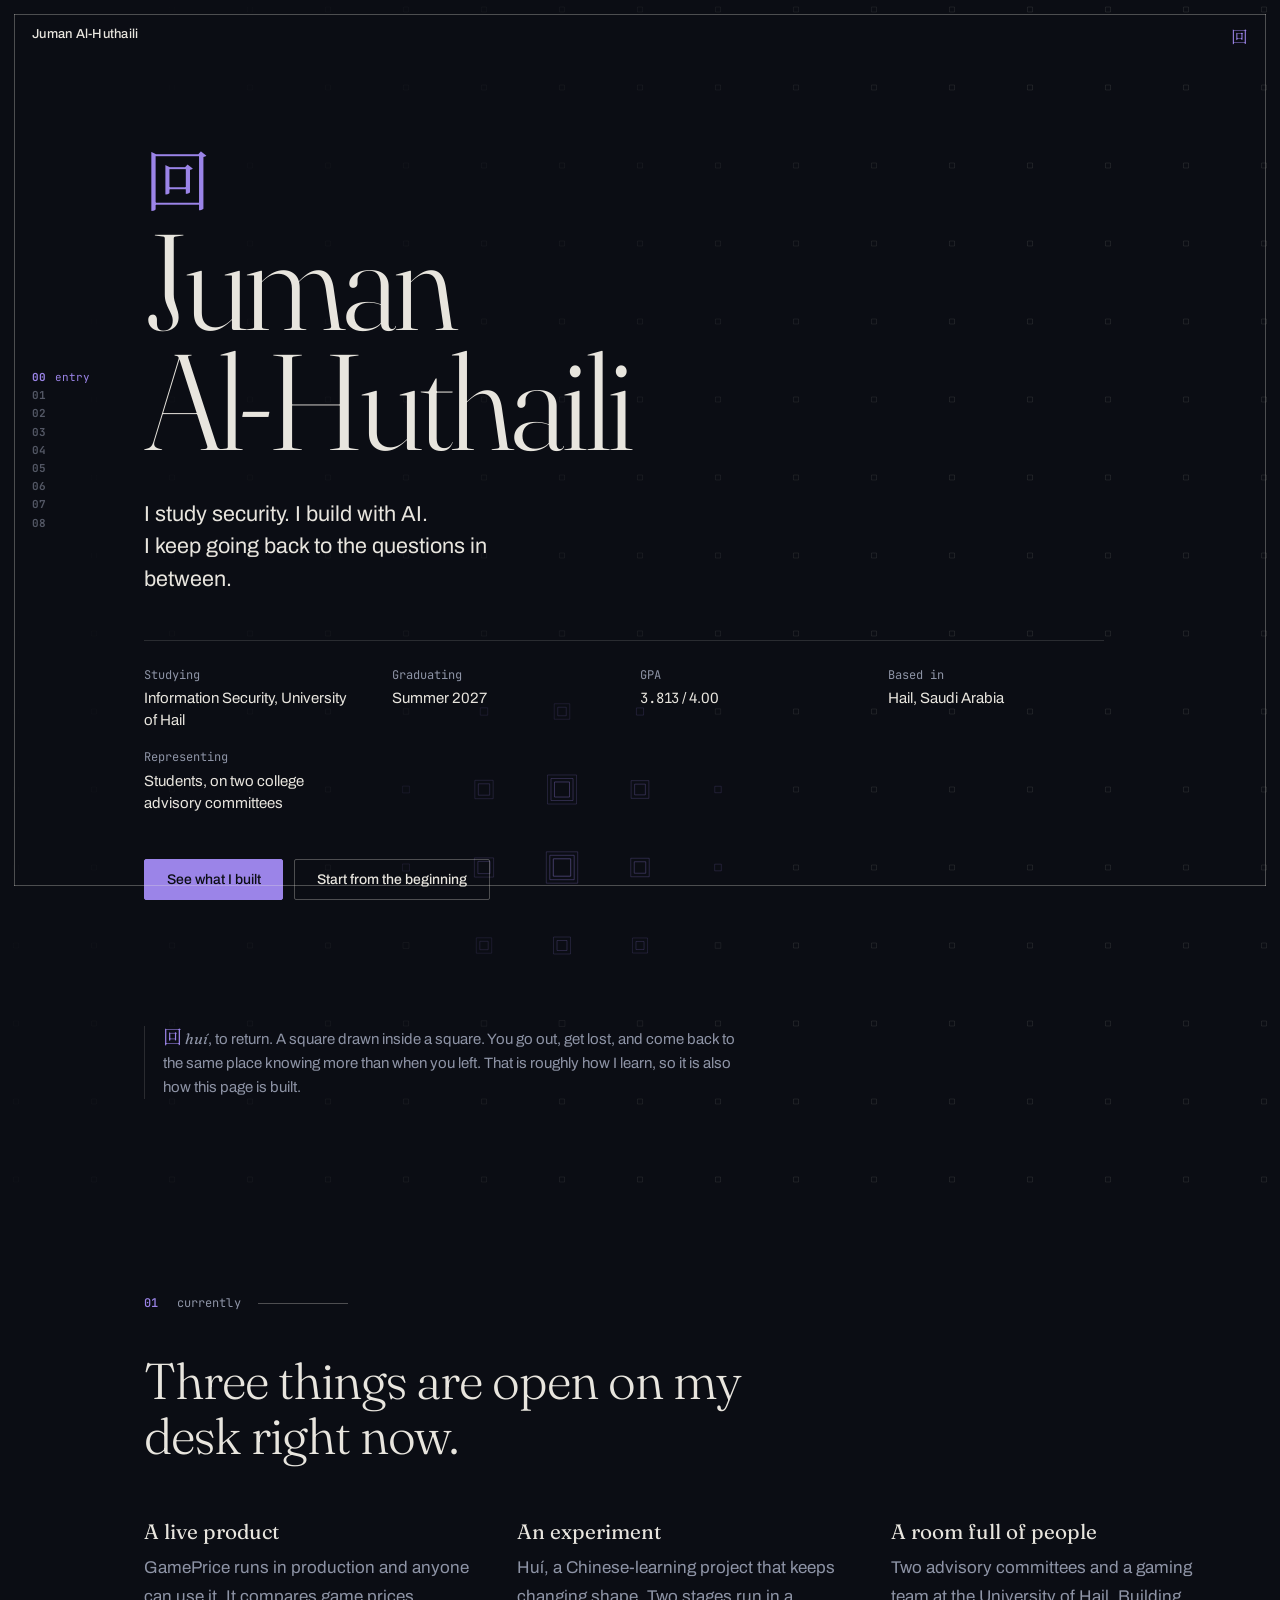
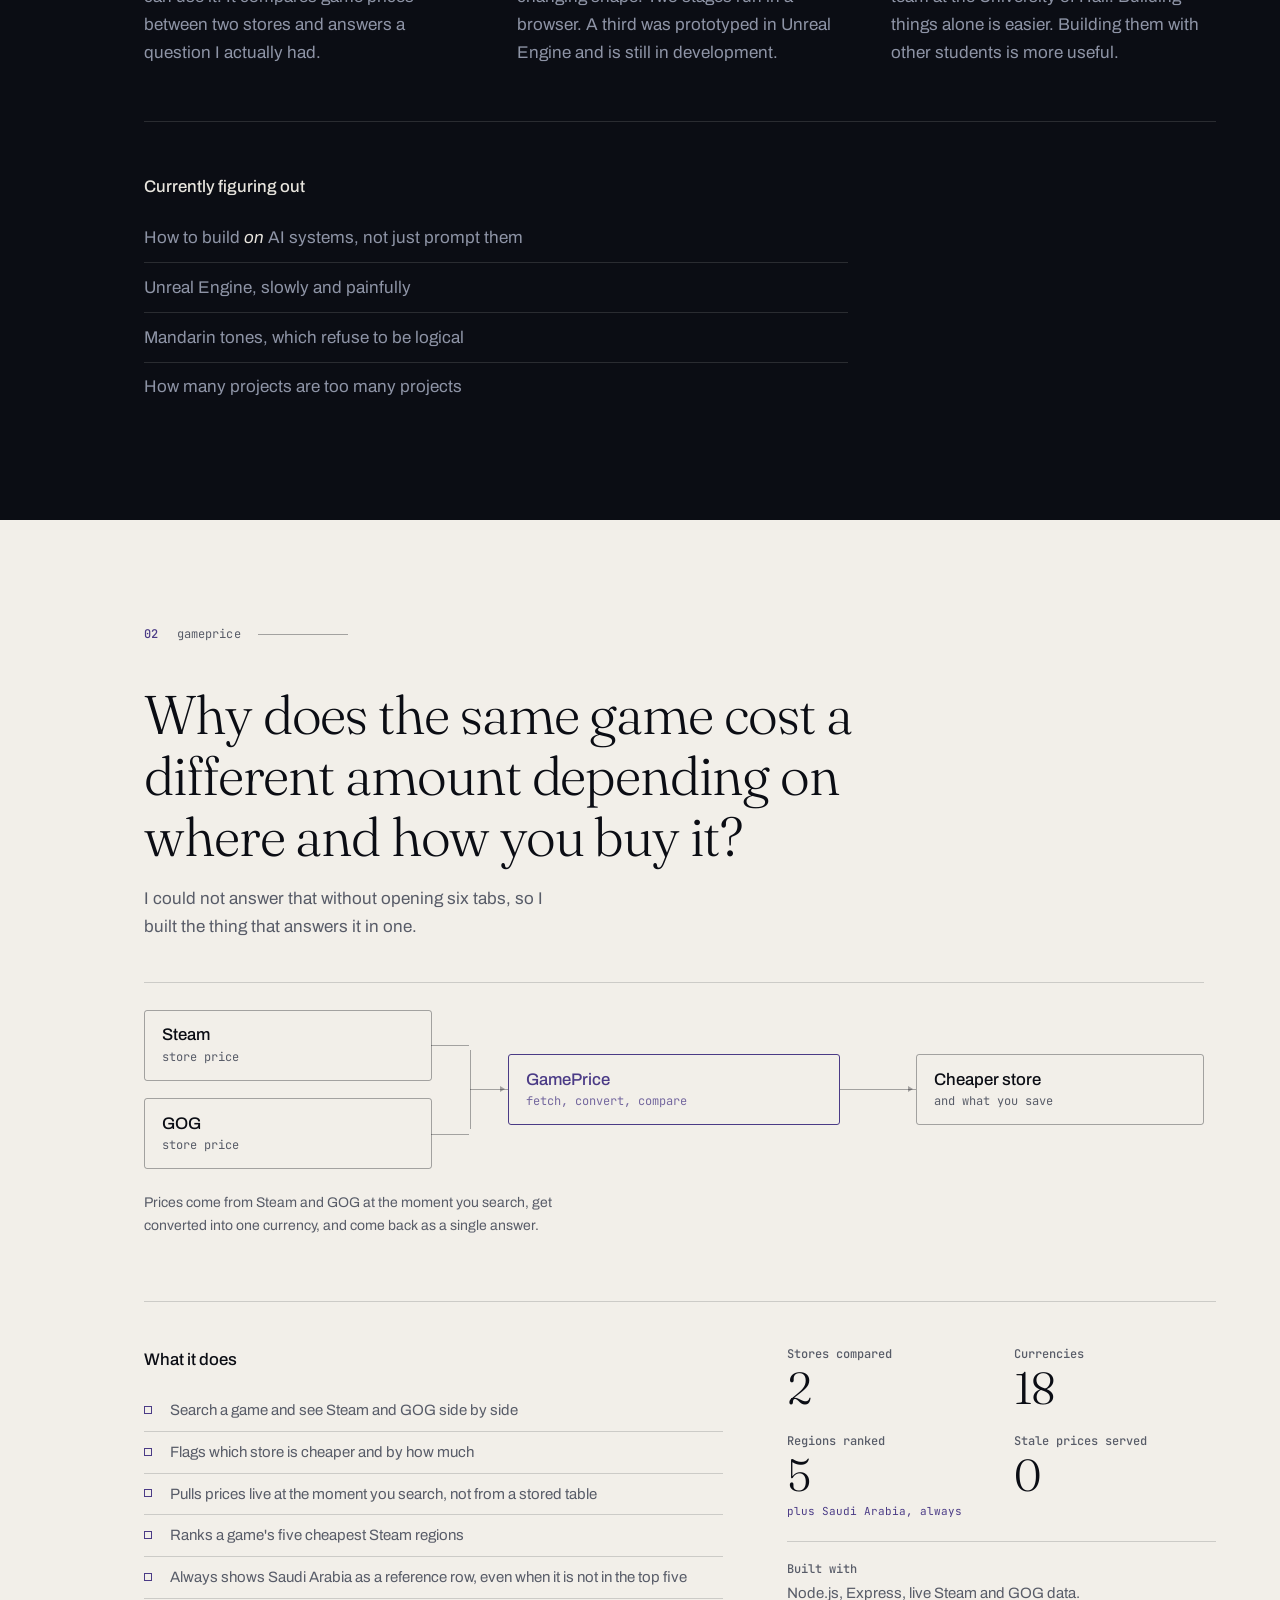
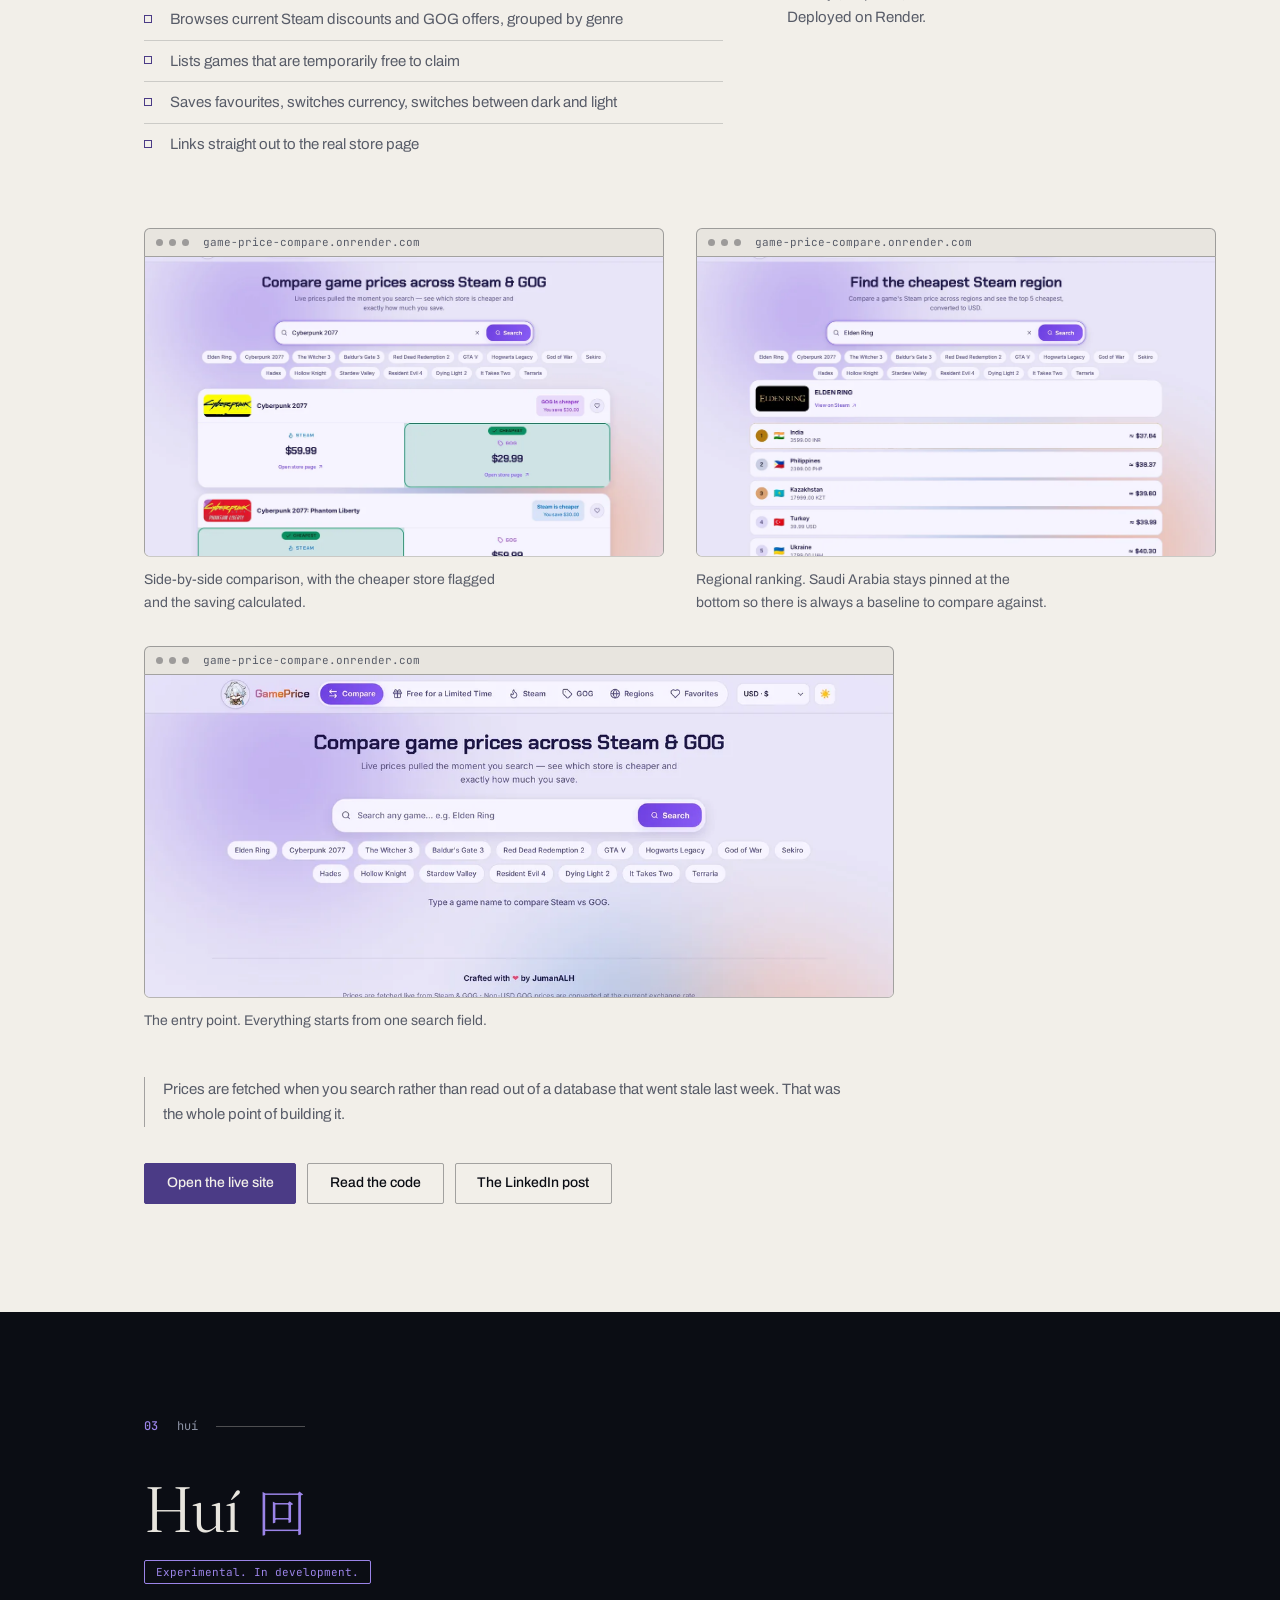
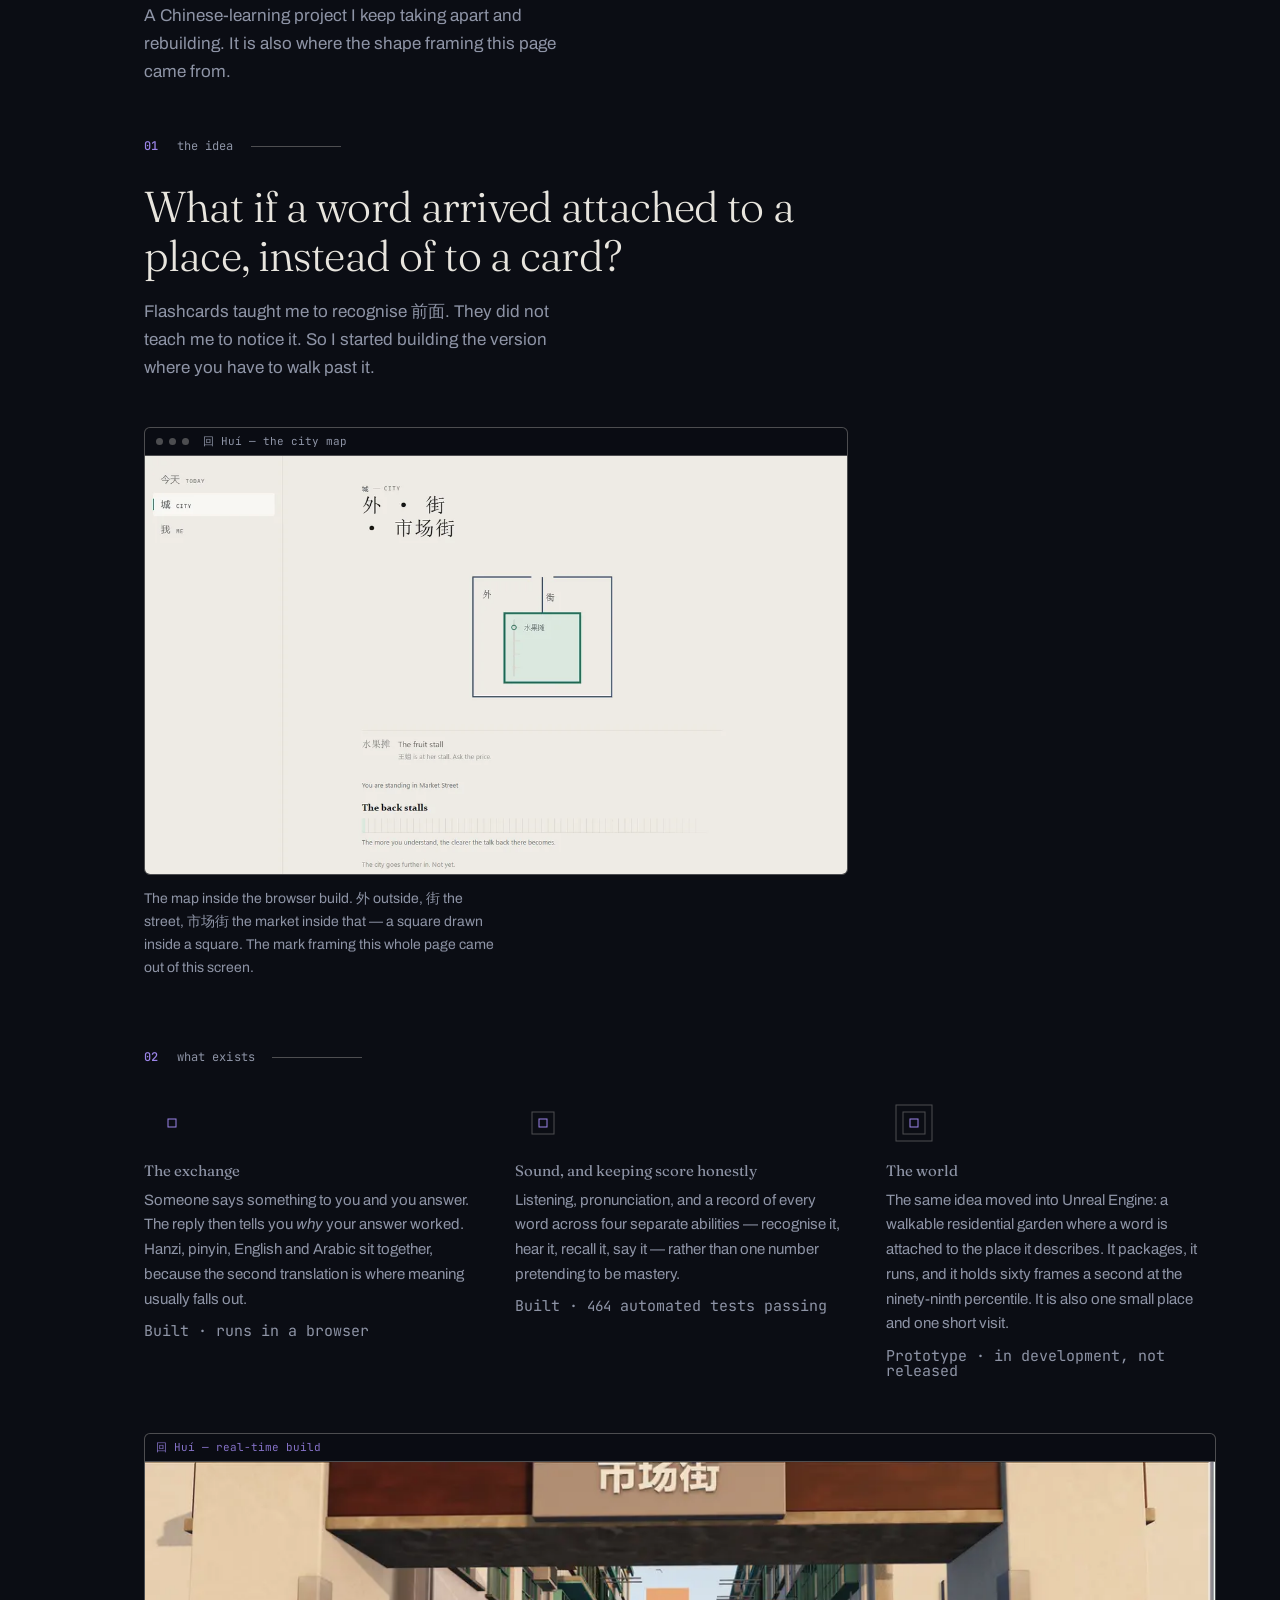
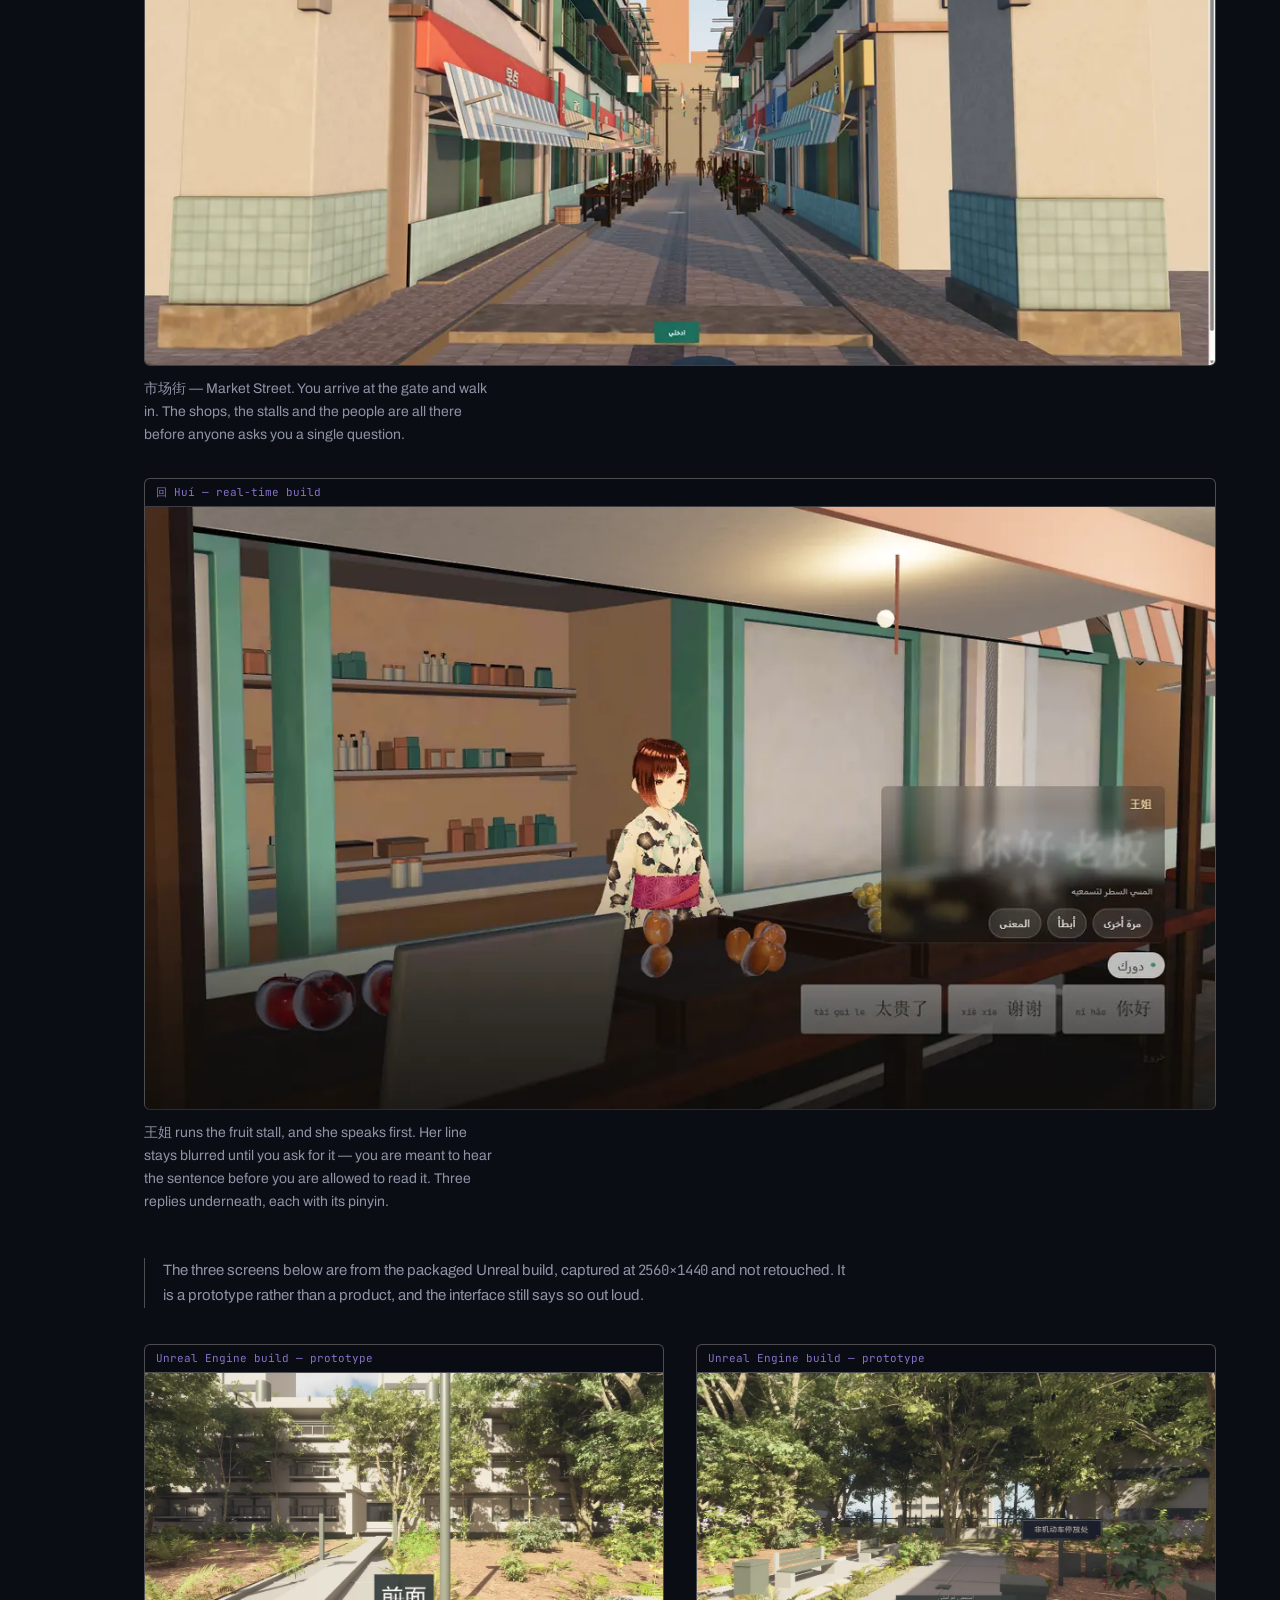
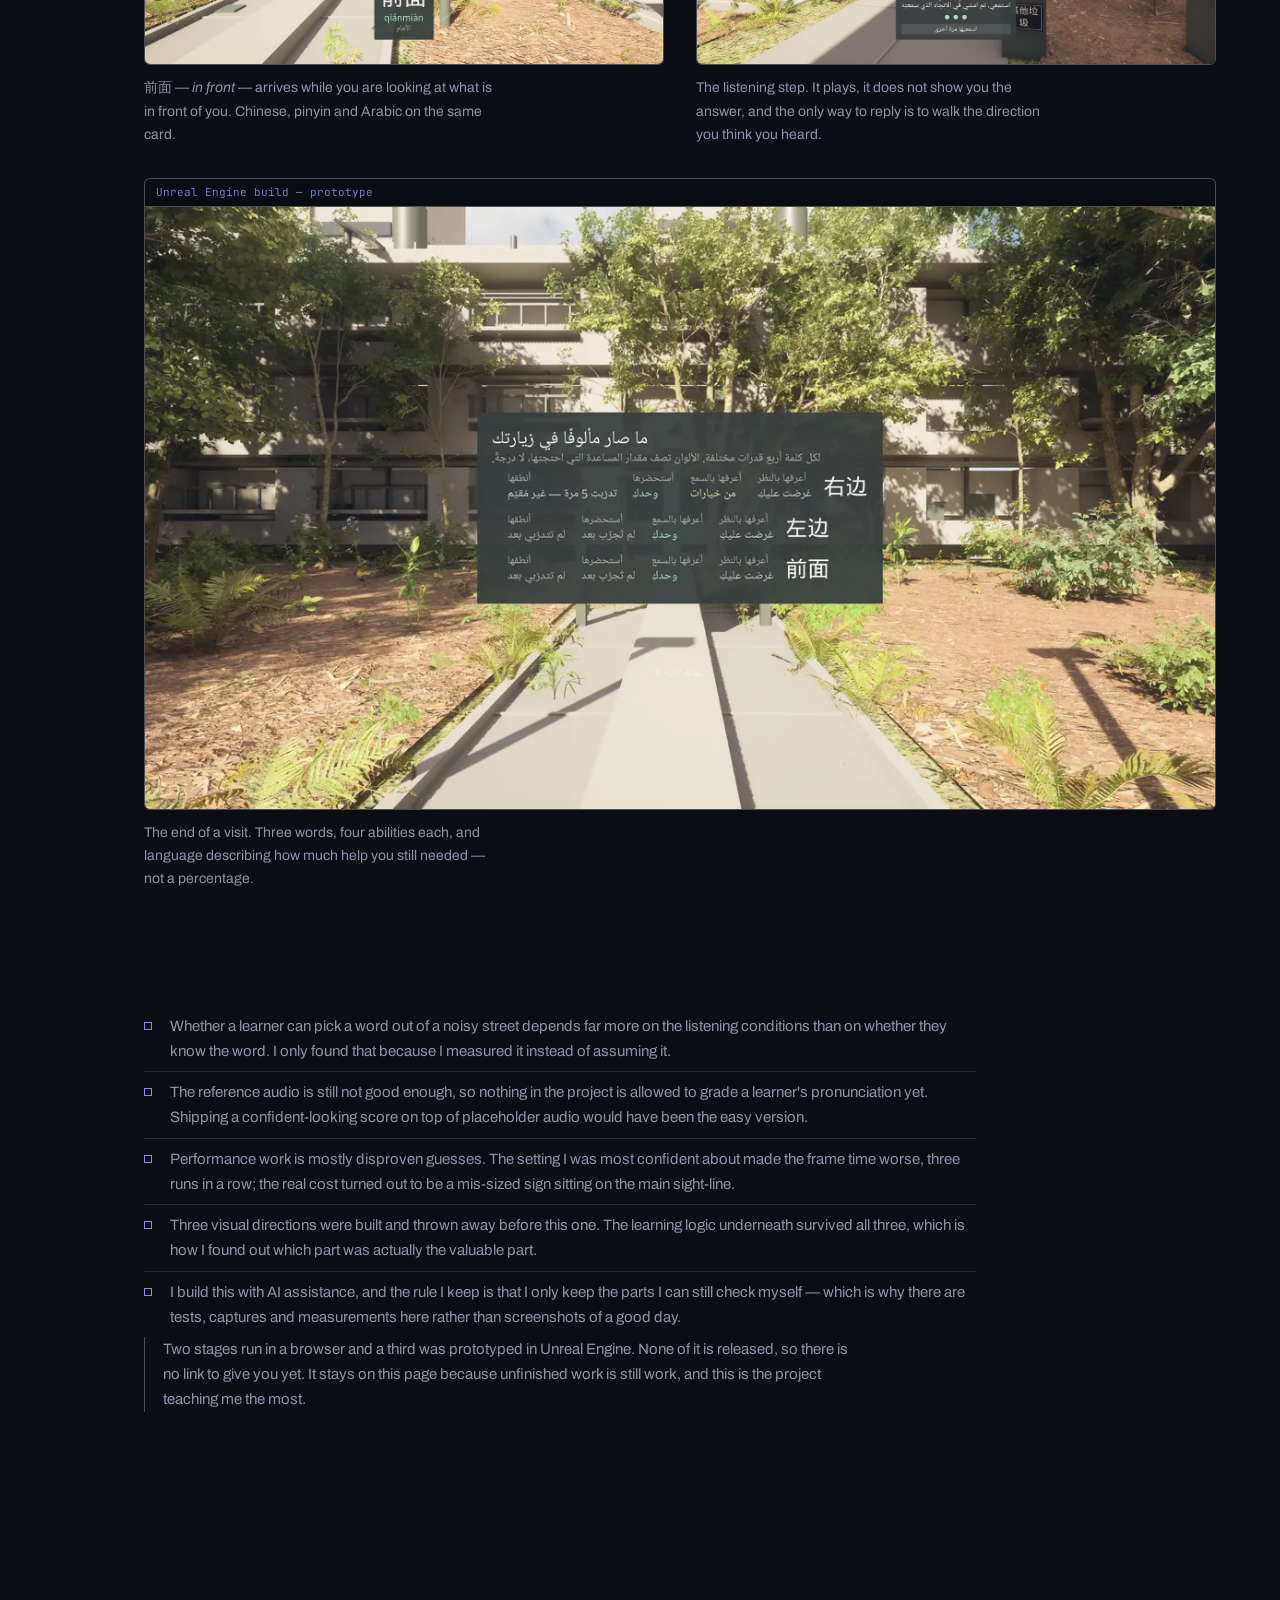
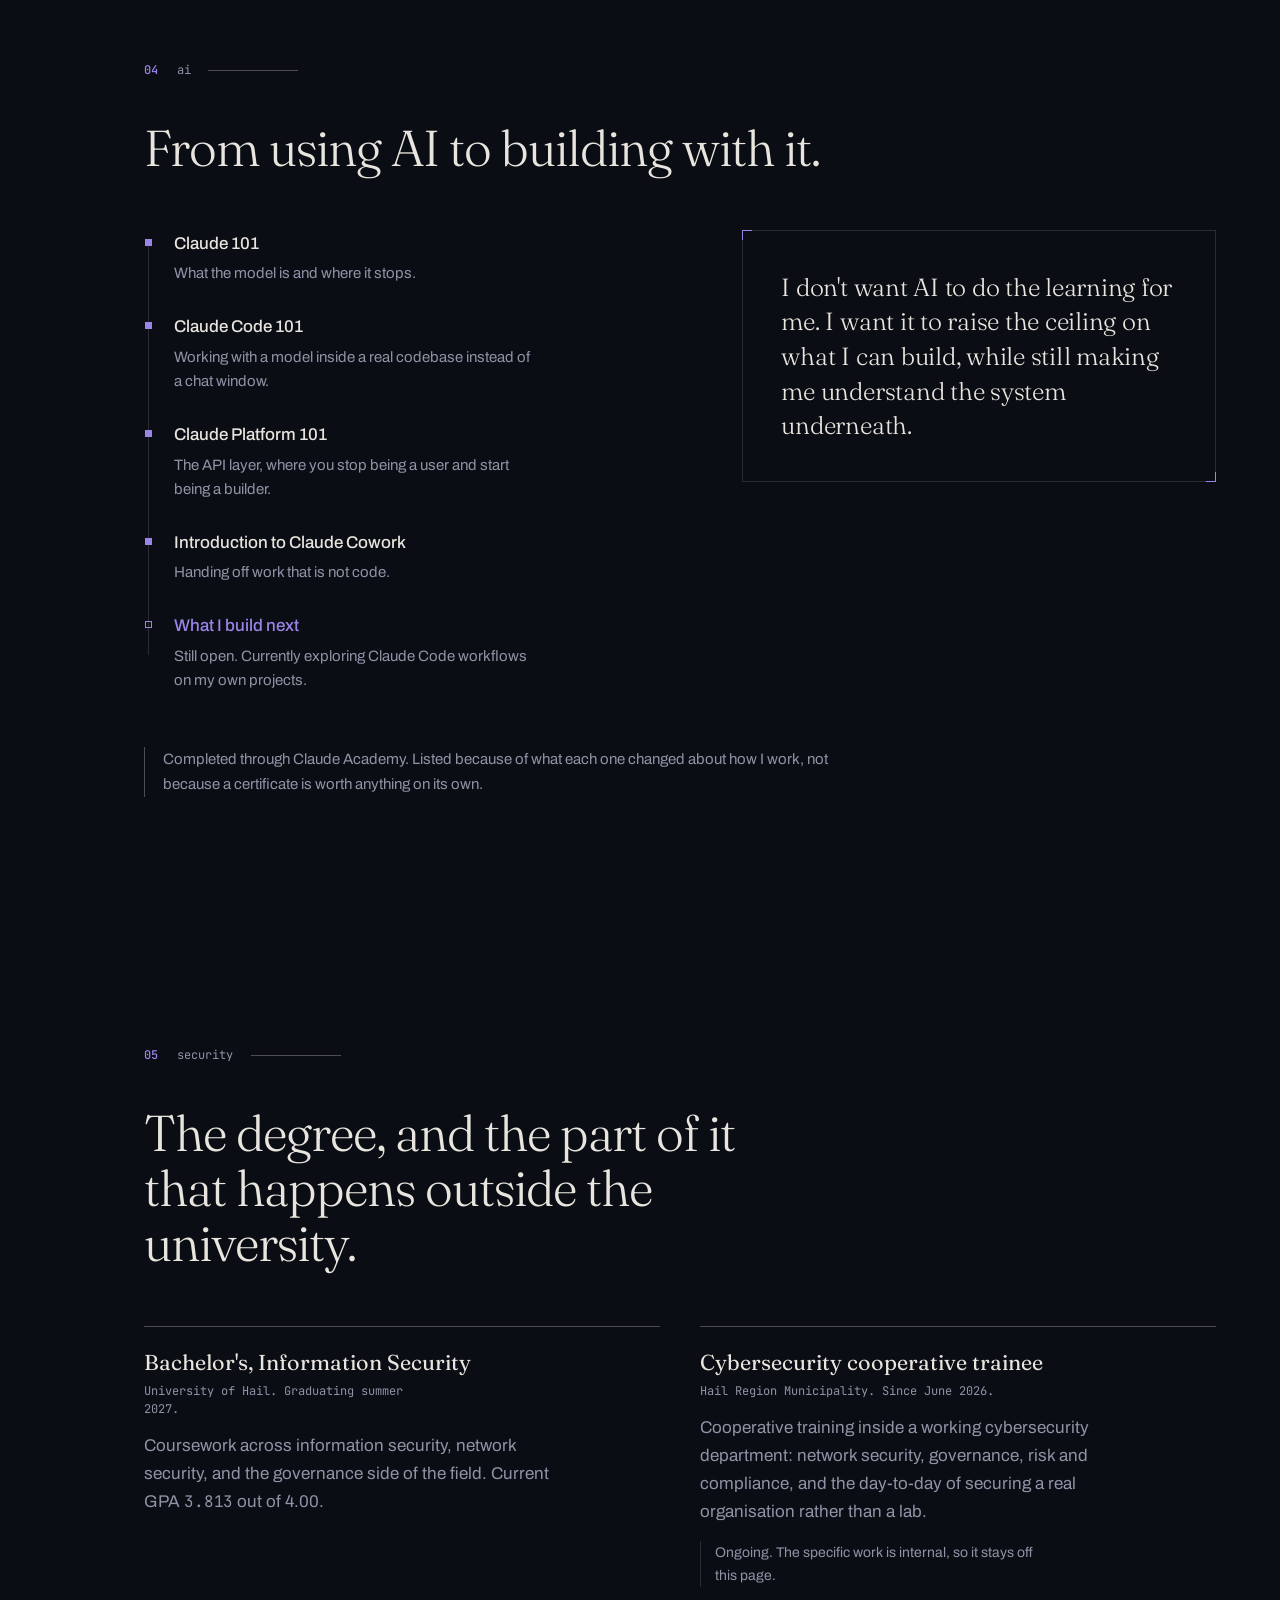
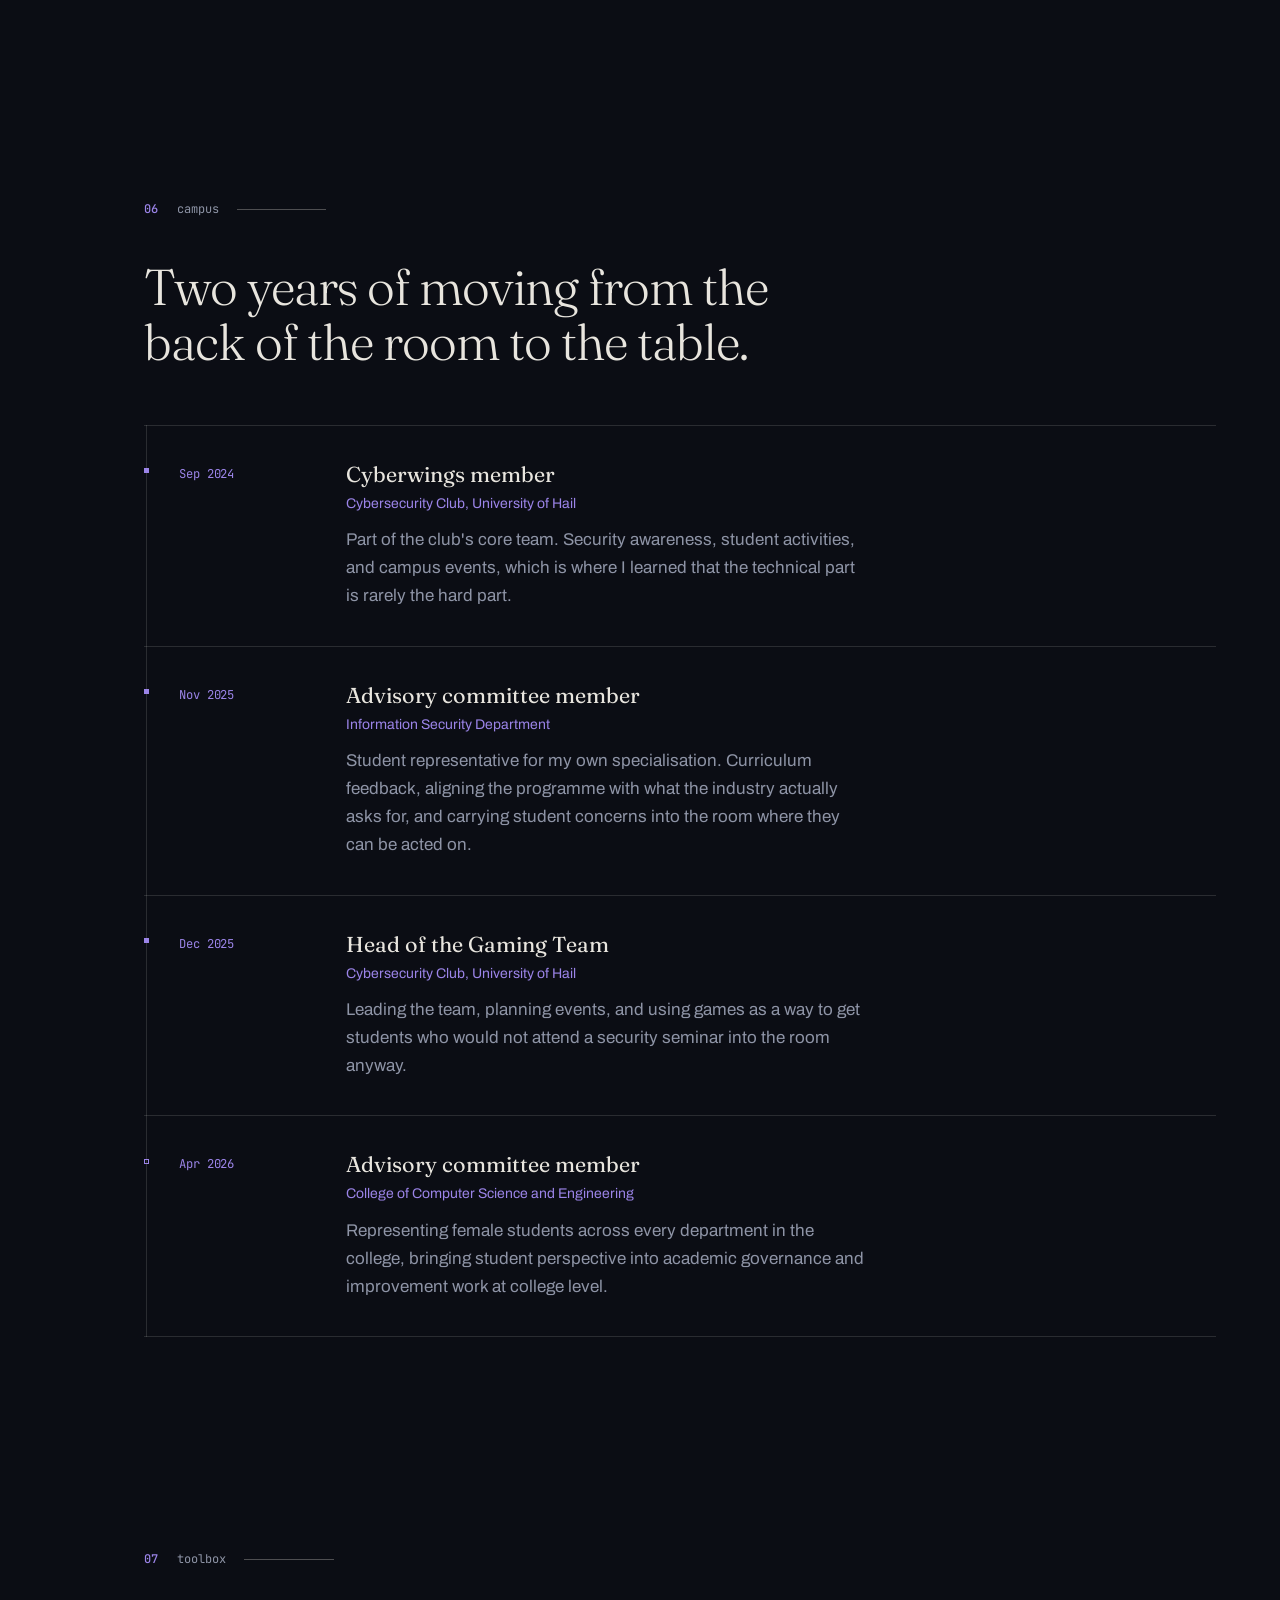
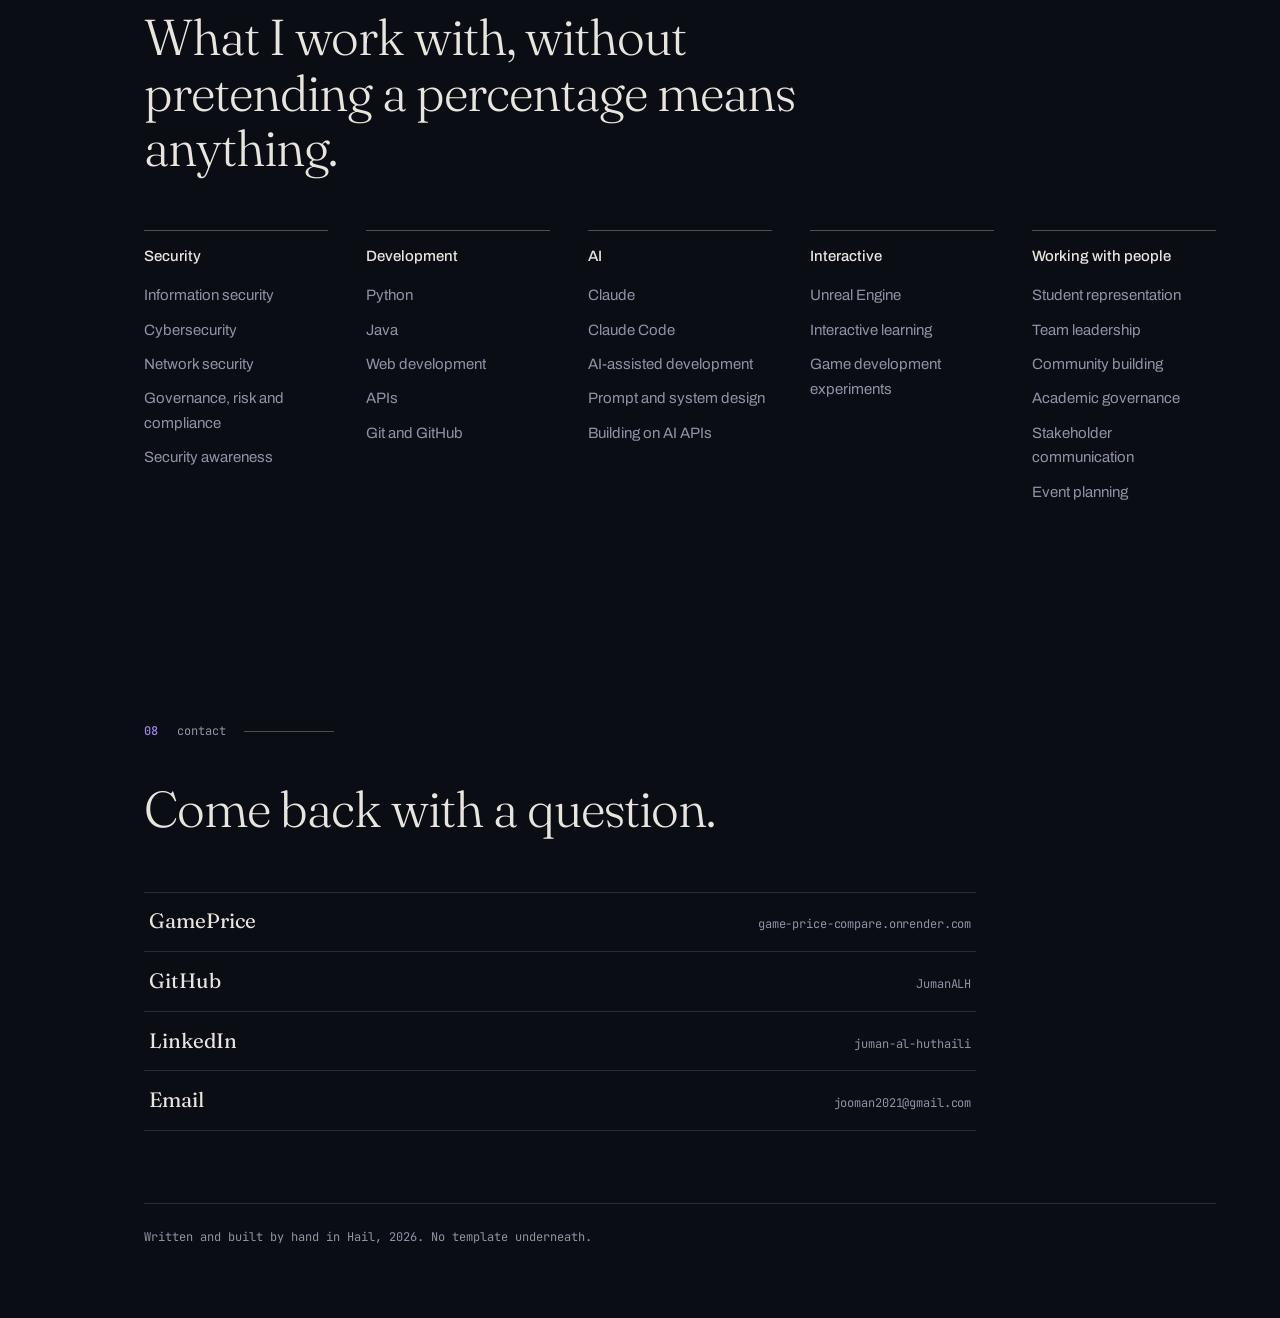
<file: index.html>
<!DOCTYPE html>
<html lang="en">
<head>
<meta charset="utf-8">
<meta name="viewport" content="width=device-width, initial-scale=1, viewport-fit=cover">
<title>Juman Al-Huthaili — Information Security, University of Hail</title>
<meta name="description" content="Information Security student at the University of Hail. I build live tools with AI, experiment with interactive learning, and represent students on two college advisory committees.">
<meta name="author" content="Juman Al-Huthaili">
<meta name="theme-color" content="#0B0D14">
<link rel="canonical" href="https://juman-portfolio.onrender.com/">

<meta property="og:type" content="website">
<meta property="og:title" content="Juman Al-Huthaili — Information Security, University of Hail">
<meta property="og:description" content="I study security. I build with AI. I keep going back to the questions in between.">
<meta property="og:url" content="https://juman-portfolio.onrender.com/">
<meta property="og:image" content="https://juman-portfolio.onrender.com/assets/img/og.png">
<meta property="og:image:width" content="1200">
<meta property="og:image:height" content="630">
<meta property="og:locale" content="en">
<meta name="twitter:card" content="summary_large_image">
<meta name="twitter:title" content="Juman Al-Huthaili — Information Security, University of Hail">
<meta name="twitter:description" content="I study security. I build with AI. I keep going back to the questions in between.">
<meta name="twitter:image" content="https://juman-portfolio.onrender.com/assets/img/og.png">

<link rel="icon" href="assets/img/favicon.svg" type="image/svg+xml">
<link rel="apple-touch-icon" href="assets/img/apple-touch-icon.png">

<link rel="preconnect" href="https://fonts.googleapis.com">
<link rel="preconnect" href="https://fonts.gstatic.com" crossorigin>
<link rel="stylesheet" href="https://fonts.googleapis.com/css2?family=Archivo:wght@400;500;600&family=Fraunces:opsz,wght@9..144,300;9..144,400;9..144,600&family=JetBrains+Mono:wght@400;500&display=swap">
<link rel="stylesheet" href="https://fonts.googleapis.com/css2?family=Noto+Serif+SC:wght@400;500&text=%E5%9B%9E&display=swap">
<link rel="stylesheet" href="assets/css/style.css">

<script type="application/ld+json">
{
  "@context": "https://schema.org",
  "@type": "Person",
  "name": "Juman Al-Huthaili",
  "jobTitle": "Information Security student",
  "affiliation": { "@type": "CollegeOrUniversity", "name": "University of Hail" },
  "address": { "@type": "PostalAddress", "addressLocality": "Hail", "addressCountry": "SA" },
  "knowsAbout": ["Information Security", "Network Security", "Governance Risk and Compliance", "AI-assisted development", "Web development"]
}
</script>
</head>

<body>
<a class="skip" href="#chapter-01">Skip to the content</a>

<!-- ===== FIXED OUTER FRAME — the outer square of 回 ===== -->
<div class="frame" aria-hidden="true">
  <span class="frame__edge frame__edge--t"></span>
  <span class="frame__edge frame__edge--r"></span>
  <span class="frame__edge frame__edge--b"></span>
  <span class="frame__edge frame__edge--l"></span>
  <i class="frame__progress" id="progress"></i>
</div>

<header class="hud">
  <p class="hud__name">Juman Al-Huthaili</p>
  <p class="hud__glyph" aria-hidden="true">回</p>
</header>

<nav class="rail" aria-label="Chapters">
  <ol class="rail__list">
    <li><a href="#chapter-00" data-rail="00"><b>00</b><span>entry</span></a></li>
    <li><a href="#chapter-01" data-rail="01"><b>01</b><span>currently</span></a></li>
    <li><a href="#chapter-02" data-rail="02"><b>02</b><span>gameprice</span></a></li>
    <li><a href="#chapter-03" data-rail="03"><b>03</b><span>huí</span></a></li>
    <li><a href="#chapter-04" data-rail="04"><b>04</b><span>ai</span></a></li>
    <li><a href="#chapter-05" data-rail="05"><b>05</b><span>security</span></a></li>
    <li><a href="#chapter-06" data-rail="06"><b>06</b><span>campus</span></a></li>
    <li><a href="#chapter-07" data-rail="07"><b>07</b><span>toolbox</span></a></li>
    <li><a href="#chapter-08" data-rail="08"><b>08</b><span>contact</span></a></li>
  </ol>
</nav>

<button class="menu-btn" id="menuBtn" aria-expanded="false" aria-controls="menu">
  <span class="menu-btn__now" id="menuNow">00 entry</span>
  <span class="menu-btn__ico" aria-hidden="true"><i></i><i></i></span>
  <span class="sr">Open chapter index</span>
</button>

<div class="menu" id="menu" hidden>
  <ol class="menu__list">
    <li><a href="#chapter-00"><b>00</b> entry</a></li>
    <li><a href="#chapter-01"><b>01</b> currently</a></li>
    <li><a href="#chapter-02"><b>02</b> gameprice</a></li>
    <li><a href="#chapter-03"><b>03</b> huí</a></li>
    <li><a href="#chapter-04"><b>04</b> ai</a></li>
    <li><a href="#chapter-05"><b>05</b> security</a></li>
    <li><a href="#chapter-06"><b>06</b> campus</a></li>
    <li><a href="#chapter-07"><b>07</b> toolbox</a></li>
    <li><a href="#chapter-08"><b>08</b> contact</a></li>
  </ol>
</div>

<main>

<!-- ============ 00 / ENTRY ============ -->
<section class="chapter chapter--entry" id="chapter-00">
  <canvas class="lattice" id="lattice" aria-hidden="true"></canvas>

  <div class="entry">
    <p class="entry__glyph" aria-hidden="true">回</p>

    <h1 class="entry__name">
      <span class="line"><span>Juman</span></span>
      <span class="line"><span>Al-Huthaili</span></span>
    </h1>

    <p class="entry__lede">
      <span class="line"><span>I study security. I build with AI.</span></span>
      <span class="line"><span>I keep going back to the questions in between.</span></span>
    </p>

    <dl class="facts">
      <div><dt>Studying</dt><dd>Information Security, University of Hail</dd></div>
      <div><dt>Graduating</dt><dd>Summer 2027</dd></div>
      <div><dt>GPA</dt><dd><span class="num">3.813</span> / 4.00</dd></div>
      <div><dt>Based in</dt><dd>Hail, Saudi Arabia</dd></div>
      <div><dt>Representing</dt><dd>Students, on two college advisory committees</dd></div>
    </dl>

    <div class="entry__actions">
      <a class="btn btn--primary" href="#chapter-02" data-magnet>See what I built</a>
      <a class="btn" href="#chapter-01">Start from the beginning</a>
    </div>
  </div>

  <aside class="gloss">
    <p><b lang="zh">回</b> <i>huí</i>, to return. A square drawn inside a square. You go out, get lost, and come back to the same place knowing more than when you left. That is roughly how I learn, so it is also how this page is built.</p>
  </aside>
</section>

<!-- ============ 01 / CURRENTLY ============ -->
<section class="chapter" id="chapter-01" aria-labelledby="h-01">
  <p class="mark"><b>01</b> currently</p>
  <h2 class="h-lead" id="h-01">Three things are open on my desk right now.</h2>

  <div class="open-desk">
    <article>
      <h3>A live product</h3>
      <p>GamePrice runs in production and anyone can use it. It compares game prices between two stores and answers a question I actually had.</p>
    </article>
    <article>
      <h3>An experiment</h3>
      <p>Huí, a Chinese-learning project that keeps changing shape. Two stages run in a browser. A third was prototyped in Unreal Engine and is still in development.</p>
    </article>
    <article>
      <h3>A room full of people</h3>
      <p>Two advisory committees and a gaming team at the University of Hail. Building things alone is easier. Building them with other students is more useful.</p>
    </article>
  </div>

  <div class="figuring">
    <h3>Currently figuring out</h3>
    <ul>
      <li>How to build <em>on</em> AI systems, not just prompt them</li>
      <li>Unreal Engine, slowly and painfully</li>
      <li>Mandarin tones, which refuse to be logical</li>
      <li>How many projects are too many projects</li>
    </ul>
  </div>
</section>

<!-- ============ 02 / GAMEPRICE — the page inverts ============ -->
<section class="chapter chapter--paper" id="chapter-02" aria-labelledby="h-02">
  <p class="mark"><b>02</b> gameprice</p>

  <div class="case-q">
    <h2 id="h-02">Why does the same game cost a different amount depending on where and how you buy it?</h2>
    <p class="case-q__sub">I could not answer that without opening six tabs, so I built the thing that answers it in one.</p>
  </div>

  <!-- how it works: reflows from a row on desktop to a column on a phone -->
  <figure class="system" id="system">
    <div class="flow">
      <div class="flow__in">
        <div class="node"><b>Steam</b><span>store price</span></div>
        <div class="node"><b>GOG</b><span>store price</span></div>
      </div>
      <div class="flow__arrow flow__arrow--a" aria-hidden="true"><i></i></div>
      <div class="node node--hub"><b>GamePrice</b><span>fetch, convert, compare</span></div>
      <div class="flow__arrow flow__arrow--b" aria-hidden="true"><i></i></div>
      <div class="node node--out"><b>Cheaper store</b><span>and what you save</span></div>
    </div>
    <figcaption>Prices come from Steam and GOG at the moment you search, get converted into one currency, and come back as a single answer.</figcaption>
  </figure>

  <div class="case-grid">
    <div class="case-does">
      <h3>What it does</h3>
      <ul class="ticks">
        <li>Search a game and see Steam and GOG side by side</li>
        <li>Flags which store is cheaper and by how much</li>
        <li>Pulls prices live at the moment you search, not from a stored table</li>
        <li>Ranks a game's five cheapest Steam regions</li>
        <li>Always shows Saudi Arabia as a reference row, even when it is not in the top five</li>
        <li>Browses current Steam discounts and GOG offers, grouped by genre</li>
        <li>Lists games that are temporarily free to claim</li>
        <li>Saves favourites, switches currency, switches between dark and light</li>
        <li>Links straight out to the real store page</li>
      </ul>
    </div>

    <dl class="counts">
      <div><dt>Stores compared</dt><dd class="num">2</dd></div>
      <div><dt>Currencies</dt><dd class="num">18</dd></div>
      <div><dt>Regions ranked</dt><dd class="num">5</dd><p class="counts__plus">plus Saudi Arabia, always</p></div>
      <div><dt>Stale prices served</dt><dd class="num">0</dd></div>
      <div class="counts__stack"><dt>Built with</dt><dd>Node.js, Express, live Steam and GOG data. Deployed on Render.</dd></div>
    </dl>
  </div>

  <div class="shots">
    <figure class="shot">
      <div class="win"><i></i><i></i><i></i><span class="win__url">game-price-compare.onrender.com</span></div>
      <img src="assets/img/gp-compare.webp" width="1160" height="669" loading="lazy" decoding="async"
           alt="GamePrice comparison view: Cyberpunk 2077 shown at 59.99 dollars on Steam and 29.99 on GOG, with GOG marked cheapest and a 30 dollar saving.">
      <figcaption>Side-by-side comparison, with the cheaper store flagged and the saving calculated.</figcaption>
    </figure>
    <figure class="shot">
      <div class="win"><i></i><i></i><i></i><span class="win__url">game-price-compare.onrender.com</span></div>
      <img src="assets/img/gp-regions.webp" width="1160" height="669" loading="lazy" decoding="async"
           alt="GamePrice regional view: Elden Ring's five cheapest Steam regions ranked from India to Ukraine, with Saudi Arabia pinned below as a reference row.">
      <figcaption>Regional ranking. Saudi Arabia stays pinned at the bottom so there is always a baseline to compare against.</figcaption>
    </figure>
    <figure class="shot shot--wide">
      <div class="win"><i></i><i></i><i></i><span class="win__url">game-price-compare.onrender.com</span></div>
      <img src="assets/img/gp-home.webp" width="1160" height="499" loading="lazy" decoding="async"
           alt="GamePrice home screen with a search field, quick-pick game buttons, a currency selector and a light and dark mode toggle.">
      <figcaption>The entry point. Everything starts from one search field.</figcaption>
    </figure>
  </div>

  <p class="case-note">Prices are fetched when you search rather than read out of a database that went stale last week. That was the whole point of building it.</p>

  <div class="entry__actions">
    <a class="btn btn--primary" href="https://game-price-compare.onrender.com/" data-link="gamepriceLive" target="_blank" rel="noopener" data-magnet>Open the live site</a>
    <a class="btn" href="https://github.com/JumanALH/game-price-compare" data-link="gamepriceRepo" target="_blank" rel="noopener">Read the code</a>
    <a class="btn" href="https://lnkd.in/p/dMDTiR3V" data-link="gamepricePost" target="_blank" rel="noopener">The LinkedIn post</a>
  </div>
</section>

<!-- ============ 03 / HUÍ ============ -->
<section class="chapter" id="chapter-03" aria-labelledby="h-03">
  <p class="mark"><b>03</b> huí</p>

  <div class="hui-head">
    <h2 id="h-03">Huí <span lang="zh" aria-hidden="true">回</span></h2>
    <p class="tag tag--wip">Experimental. In development.</p>
    <p class="hui-lede">A Chinese-learning project I keep taking apart and rebuilding. It is also where the shape framing this page came from.</p>
  </div>

  <p class="step"><b>01</b> the idea</p>
  <div class="case-q">
    <h2>What if a word arrived attached to a place, instead of to a card?</h2>
    <p class="case-q__sub">Flashcards taught me to recognise <span lang="zh-Hans">前面</span>. They did not teach me to notice it. So I started building the version where you have to walk past it.</p>
  </div>

  <figure class="shot shot--solo">
    <div class="win"><i></i><i></i><i></i><span class="win__url">回 Huí — the city map</span></div>
    <img src="assets/img/hui-city.webp" width="1160" height="692" loading="lazy" decoding="async"
         alt="The Huí city map: a large square labelled outside containing a smaller highlighted square labelled market street, with a gap in the outer wall marked street.">
    <figcaption>The map inside the browser build. <span lang="zh-Hans">外</span> outside, <span lang="zh-Hans">街</span> the street, <span lang="zh-Hans">市场街</span> the market inside that — a square drawn inside a square. The mark framing this whole page came out of this screen.</figcaption>
  </figure>

  <p class="step"><b>02</b> what exists</p>

  <ol class="stages" id="stages">
    <li class="stage" data-stage="1">
      <svg class="rings" viewBox="0 0 56 56" aria-hidden="true" focusable="false"><rect x="24" y="24" width="8" height="8"/></svg>
      <p class="stage__n">The exchange</p>
      <p>Someone says something to you and you answer. The reply then tells you <em>why</em> your answer worked. Hanzi, pinyin, English and Arabic sit together, because the second translation is where meaning usually falls out.</p>
      <p class="stage__state stage__state--done">Built · runs in a browser</p>
    </li>
    <li class="stage" data-stage="2">
      <svg class="rings" viewBox="0 0 56 56" aria-hidden="true" focusable="false"><rect x="24" y="24" width="8" height="8"/><rect x="17" y="17" width="22" height="22"/></svg>
      <p class="stage__n">Sound, and keeping score honestly</p>
      <p>Listening, pronunciation, and a record of every word across four separate abilities — recognise it, hear it, recall it, say it — rather than one number pretending to be mastery.</p>
      <p class="stage__state stage__state--done">Built · <span class="num">464</span> automated tests passing</p>
    </li>
    <li class="stage" data-stage="3">
      <svg class="rings" viewBox="0 0 56 56" aria-hidden="true" focusable="false"><rect x="24" y="24" width="8" height="8"/><rect x="17" y="17" width="22" height="22"/><rect x="10" y="10" width="36" height="36"/></svg>
      <p class="stage__n">The world</p>
      <p>The same idea moved into Unreal Engine: a walkable residential garden where a word is attached to the place it describes. It packages, it runs, and it holds sixty frames a second at the ninety-ninth percentile. It is also one small place and one short visit.</p>
      <p class="stage__state stage__state--wip">Prototype · in development, not released</p>
    </li>
  </ol>

  <div class="shots">
    <figure class="shot shot--wide">
      <div class="win win--app"><span class="win__url">回 Huí — real-time build</span></div>
      <img src="assets/img/hui-street.webp" width="1160" height="545" loading="lazy" decoding="async"
           alt="Market Street in Huí: a gate carrying the Chinese sign for market street opens onto a 3D lane of shopfronts, awnings and market tables, with people standing further down it.">
      <figcaption>市场街 — Market Street. You arrive at the gate and walk in. The shops, the stalls and the people are all there before anyone asks you a single question.</figcaption>
    </figure>
    <figure class="shot shot--wide">
      <div class="win win--app"><span class="win__url">回 Huí — real-time build</span></div>
      <img src="assets/img/hui-stall.webp" width="1160" height="652" loading="lazy" decoding="async"
           alt="王姐 standing behind her fruit stall in Huí. Her spoken greeting is shown blurred until the learner asks for it, with three possible replies underneath, each with its pinyin.">
      <figcaption>王姐 runs the fruit stall, and she speaks first. Her line stays blurred until you ask for it — you are meant to hear the sentence before you are allowed to read it. Three replies underneath, each with its pinyin.</figcaption>
    </figure>
  </div>

  <p class="case-note">The three screens below are from the packaged Unreal build, captured at <span class="num">2560&times;1440</span> and not retouched. It is a prototype rather than a product, and the interface still says so out loud.</p>

  <div class="shots">
    <figure class="shot">
      <div class="win win--app"><span class="win__url">Unreal Engine build — prototype</span></div>
      <img src="assets/img/hui-ue-word.webp" width="1160" height="653" loading="lazy" decoding="async"
           alt="Inside the Huí Unreal prototype: a sunlit residential garden path, with a card standing in the world showing a Chinese word, its pinyin, and its Arabic meaning.">
      <figcaption><span lang="zh-Hans">前面</span> — <i>in front</i> — arrives while you are looking at what is in front of you. Chinese, pinyin and Arabic on the same card.</figcaption>
    </figure>
    <figure class="shot">
      <div class="win win--app"><span class="win__url">Unreal Engine build — prototype</span></div>
      <img src="assets/img/hui-ue-listen.webp" width="1160" height="653" loading="lazy" decoding="async"
           alt="The listening step in the Huí Unreal prototype: an Arabic instruction telling the learner to listen and then walk in the direction they heard, with a replay control and no answer shown.">
      <figcaption>The listening step. It plays, it does not show you the answer, and the only way to reply is to walk the direction you think you heard.</figcaption>
    </figure>
    <figure class="shot shot--wide">
      <div class="win win--app"><span class="win__url">Unreal Engine build — prototype</span></div>
      <img src="assets/img/hui-ue-words.webp" width="1160" height="653" loading="lazy" decoding="async"
           alt="The end-of-visit board in the Huí Unreal prototype, listing three Chinese words, each with four separate ability states described in words rather than a single score.">
      <figcaption>The end of a visit. Three words, four abilities each, and language describing how much help you still needed — not a percentage.</figcaption>
    </figure>
  </div>

  <p class="step"><b>03</b> what it taught me</p>
  <ul class="ticks ticks--learn">
    <li>Whether a learner can pick a word out of a noisy street depends far more on the listening conditions than on whether they know the word. I only found that because I measured it instead of assuming it.</li>
    <li>The reference audio is still not good enough, so nothing in the project is allowed to grade a learner's pronunciation yet. Shipping a confident-looking score on top of placeholder audio would have been the easy version.</li>
    <li>Performance work is mostly disproven guesses. The setting I was most confident about made the frame time worse, three runs in a row; the real cost turned out to be a mis-sized sign sitting on the main sight-line.</li>
    <li>Three visual directions were built and thrown away before this one. The learning logic underneath survived all three, which is how I found out which part was actually the valuable part.</li>
    <li>I build this with AI assistance, and the rule I keep is that I only keep the parts I can still check myself — which is why there are tests, captures and measurements here rather than screenshots of a good day.</li>
  </ul>

  <p class="case-note">Two stages run in a browser and a third was prototyped in Unreal Engine. None of it is released, so there is no link to give you yet. It stays on this page because unfinished work is still work, and this is the project teaching me the most.</p>
</section>

<!-- ============ 04 / AI ============ -->
<section class="chapter" id="chapter-04" aria-labelledby="h-04">
  <p class="mark"><b>04</b> ai</p>
  <h2 class="h-lead" id="h-04">From using AI to building with it.</h2>

  <div class="ai-wrap">
    <ol class="path">
      <li><span class="path__dot" aria-hidden="true"></span><h3>Claude 101</h3><p>What the model is and where it stops.</p></li>
      <li><span class="path__dot" aria-hidden="true"></span><h3>Claude Code 101</h3><p>Working with a model inside a real codebase instead of a chat window.</p></li>
      <li><span class="path__dot" aria-hidden="true"></span><h3>Claude Platform 101</h3><p>The API layer, where you stop being a user and start being a builder.</p></li>
      <li><span class="path__dot" aria-hidden="true"></span><h3>Introduction to Claude Cowork</h3><p>Handing off work that is not code.</p></li>
      <li class="path--open"><span class="path__dot" aria-hidden="true"></span><h3>What I build next</h3><p>Still open. Currently exploring Claude Code workflows on my own projects.</p></li>
    </ol>

    <blockquote class="creed">
      <p>I don't want AI to do the learning for me. I want it to raise the ceiling on what I can build, while still making me understand the system underneath.</p>
    </blockquote>
  </div>
  <p class="case-note">Completed through Claude Academy. Listed because of what each one changed about how I work, not because a certificate is worth anything on its own.</p>
</section>

<!-- ============ 05 / SECURITY ============ -->
<section class="chapter" id="chapter-05" aria-labelledby="h-05">
  <p class="mark"><b>05</b> security</p>
  <h2 class="h-lead" id="h-05">The degree, and the part of it that happens outside the university.</h2>

  <div class="two">
    <article class="panel">
      <h3>Bachelor's, Information Security</h3>
      <p class="panel__meta">University of Hail. Graduating summer 2027.</p>
      <p>Coursework across information security, network security, and the governance side of the field. Current GPA <span class="num">3.813</span> out of 4.00.</p>
    </article>

    <article class="panel">
      <h3>Cybersecurity cooperative trainee</h3>
      <p class="panel__meta">Hail Region Municipality. Since June 2026.</p>
      <p>Cooperative training inside a working cybersecurity department: network security, governance, risk and compliance, and the day-to-day of securing a real organisation rather than a lab.</p>
      <p class="panel__note">Ongoing. The specific work is internal, so it stays off this page.</p>
    </article>
  </div>
</section>

<!-- ============ 06 / CAMPUS ============ -->
<section class="chapter" id="chapter-06" aria-labelledby="h-06">
  <p class="mark"><b>06</b> campus</p>
  <h2 class="h-lead" id="h-06">Two years of moving from the back of the room to the table.</h2>

  <ol class="time">
    <li>
      <p class="time__when"><span class="num">Sep 2024</span></p>
      <div class="time__body">
        <h3>Cyberwings member</h3>
        <p class="time__where">Cybersecurity Club, University of Hail</p>
        <p>Part of the club's core team. Security awareness, student activities, and campus events, which is where I learned that the technical part is rarely the hard part.</p>
      </div>
    </li>
    <li>
      <p class="time__when"><span class="num">Nov 2025</span></p>
      <div class="time__body">
        <h3>Advisory committee member</h3>
        <p class="time__where">Information Security Department</p>
        <p>Student representative for my own specialisation. Curriculum feedback, aligning the programme with what the industry actually asks for, and carrying student concerns into the room where they can be acted on.</p>
      </div>
    </li>
    <li>
      <p class="time__when"><span class="num">Dec 2025</span></p>
      <div class="time__body">
        <h3>Head of the Gaming Team</h3>
        <p class="time__where">Cybersecurity Club, University of Hail</p>
        <p>Leading the team, planning events, and using games as a way to get students who would not attend a security seminar into the room anyway.</p>
      </div>
    </li>
    <li>
      <p class="time__when"><span class="num">Apr 2026</span></p>
      <div class="time__body">
        <h3>Advisory committee member</h3>
        <p class="time__where">College of Computer Science and Engineering</p>
        <p>Representing female students across every department in the college, bringing student perspective into academic governance and improvement work at college level.</p>
      </div>
    </li>
  </ol>
</section>

<!-- ============ 07 / TOOLBOX ============ -->
<section class="chapter" id="chapter-07" aria-labelledby="h-07">
  <p class="mark"><b>07</b> toolbox</p>
  <h2 class="h-lead" id="h-07">What I work with, without pretending a percentage means anything.</h2>

  <div class="tools">
    <section><h3>Security</h3><ul><li>Information security</li><li>Cybersecurity</li><li>Network security</li><li>Governance, risk and compliance</li><li>Security awareness</li></ul></section>
    <section><h3>Development</h3><ul><li>Python</li><li>Java</li><li>Web development</li><li>APIs</li><li>Git and GitHub</li></ul></section>
    <section><h3>AI</h3><ul><li>Claude</li><li>Claude Code</li><li>AI-assisted development</li><li>Prompt and system design</li><li>Building on AI APIs</li></ul></section>
    <section><h3>Interactive</h3><ul><li>Unreal Engine</li><li>Interactive learning</li><li>Game development experiments</li></ul></section>
    <section><h3>Working with people</h3><ul><li>Student representation</li><li>Team leadership</li><li>Community building</li><li>Academic governance</li><li>Stakeholder communication</li><li>Event planning</li></ul></section>
  </div>
</section>

<!-- ============ 08 / CONTACT ============ -->
<section class="chapter chapter--end" id="chapter-08" aria-labelledby="h-08">
  <p class="mark"><b>08</b> contact</p>
  <h2 class="h-lead" id="h-08">Come back with a question.</h2>

  <ul class="links">
    <li><a href="https://game-price-compare.onrender.com/" data-link="gamepriceLive" target="_blank" rel="noopener"><span>GamePrice</span><span class="links__v num">game-price-compare.onrender.com</span></a></li>
    <li><a href="https://github.com/JumanALH" data-link="github" target="_blank" rel="noopener"><span>GitHub</span><span class="links__v num">JumanALH</span></a></li>
    <li data-link-slot="linkedin"><a href="https://www.linkedin.com/in/juman-al-huthaili-762200325/" data-link="linkedin" target="_blank" rel="noopener"><span>LinkedIn</span><span class="links__v num">juman-al-huthaili</span></a></li>
    <li><a href="mailto:jooman2021@gmail.com" data-link="email"><span>Email</span><span class="links__v num">jooman2021@gmail.com</span></a></li>
  </ul>

  <footer class="foot">
    <p class="foot__meta">Written and built by hand in Hail, 2026. No template underneath.</p>
  </footer>
</section>

</main>

<script src="assets/js/config.js"></script>
<script src="assets/js/main.js" defer></script>
</body>
</html>
</file>
<file: assets/css/style.css>
/* =========================================================
   回 — Juman Al-Huthaili
   Nested frames. Ink outside, paper inside, ink again.
   ========================================================= */

:root{
  --ink:#0B0D14;
  --ink-2:#141824;
  --paper:#F2EFE9;
  --bone:#E8E5DE;
  --iris:#9B84E8;
  --iris-ink:#4B3B86;
  --moss:#7FBF95;

  --bg:var(--ink);
  --fg:var(--bone);
  --dim:#8E94A6;
  --line:rgba(232,229,222,.14);
  --line-2:rgba(232,229,222,.30);
  --acc:var(--iris);

  --serif:"Fraunces",Georgia,serif;
  --sans:"Archivo",system-ui,-apple-system,"Segoe UI",sans-serif;
  --mono:"JetBrains Mono",ui-monospace,"SF Mono",Menlo,monospace;
  --cjk:"Noto Serif SC","Songti SC","Source Han Serif SC","SimSun",var(--serif),serif;

  --pad:clamp(1.4rem,5vw,4.5rem);
  --rail:clamp(9rem,9vw,11rem);
  --inset:14px;
  --ease:cubic-bezier(.22,.68,.24,1);
}

*,*::before,*::after{box-sizing:border-box}
html{-webkit-text-size-adjust:100%;scroll-behavior:smooth}
body{
  margin:0;
  background:var(--bg);
  color:var(--fg);
  font-family:var(--sans);
  font-size:clamp(1rem,.97rem + .18vw,1.0625rem);
  line-height:1.65;
  overflow-x:hidden;
  transition:background-color .7s var(--ease),color .7s var(--ease);
}
img{max-width:100%;height:auto;display:block}
a{color:inherit}
h1,h2,h3{margin:0;font-weight:400}
p{margin:0}
ul,ol,dl,dd{margin:0;padding:0}
li{list-style:none}
.num{font-family:var(--mono);font-variant-numeric:tabular-nums;font-size:.94em;letter-spacing:-.01em}
.sr{position:absolute;width:1px;height:1px;overflow:hidden;clip:rect(0 0 0 0);white-space:nowrap}

:focus-visible{outline:2px solid var(--acc);outline-offset:4px;border-radius:2px}

.skip{position:fixed;top:8px;left:8px;z-index:200;padding:.6rem 1rem;background:var(--acc);color:#0B0D14;
  font:500 .875rem/1 var(--sans);transform:translateY(-160%);transition:transform .2s}
.skip:focus{transform:none}

/* ---------- outer frame (the outer square of 回) ---------- */
.frame{position:fixed;inset:var(--inset);pointer-events:none;z-index:60}
.frame__edge{position:absolute;background:var(--line-2);transition:background-color .7s var(--ease)}
.frame__edge--t,.frame__edge--b{left:0;right:0;height:1px;transform:scaleX(0);transform-origin:left}
.frame__edge--l,.frame__edge--r{top:0;bottom:0;width:1px;transform:scaleY(0);transform-origin:top}
.frame__edge--t{top:0}.frame__edge--b{bottom:0}.frame__edge--l{left:0}.frame__edge--r{right:0}
.is-ready .frame__edge--t,.is-ready .frame__edge--b{transform:scaleX(1);transition:transform 1.1s var(--ease) .1s,background-color .7s var(--ease)}
.is-ready .frame__edge--l,.is-ready .frame__edge--r{transform:scaleY(1);transition:transform 1.1s var(--ease) .35s,background-color .7s var(--ease)}
.frame__progress{position:absolute;left:0;top:0;width:1px;height:0;background:var(--acc)}

/* ---------- HUD ---------- */
.hud{position:fixed;top:calc(var(--inset) + 14px);left:0;right:0;z-index:70;
  display:flex;justify-content:space-between;padding:0 calc(var(--inset) + 18px);pointer-events:none}
.hud__name{font:500 .8125rem/1 var(--sans);letter-spacing:.02em}
.hud__glyph{font:400 1.05rem/1 var(--cjk);color:var(--acc)}

/* ---------- chapter rail ---------- */
.rail{position:fixed;left:calc(var(--inset) + 18px);top:50%;transform:translateY(-50%);z-index:70}
.rail__list{display:flex;flex-direction:column;gap:.45rem}
.rail a{display:flex;align-items:center;gap:.55rem;text-decoration:none;color:var(--dim);
  font:400 .6875rem/1 var(--mono);opacity:.55;transition:opacity .3s,color .3s}
.rail a span{opacity:0;transform:translateX(-4px);transition:opacity .3s,transform .3s}
.rail a:hover,.rail a:focus-visible{opacity:1;color:var(--fg)}
.rail a:hover span,.rail a:focus-visible span{opacity:1;transform:none}
.rail a.is-on{opacity:1;color:var(--acc)}
.rail a.is-on span{opacity:1;transform:none}

/* ---------- mobile chapter button + index ---------- */
.menu-btn{display:none;position:fixed;z-index:90;right:calc(var(--inset) + 10px);bottom:calc(var(--inset) + 10px);
  align-items:center;gap:.7rem;padding:.65rem .8rem .65rem 1rem;border:1px solid var(--line-2);
  background:var(--ink-2);color:var(--fg);font:400 .75rem/1 var(--mono);cursor:pointer;border-radius:2px}
.menu-btn__ico{display:flex;flex-direction:column;gap:4px;width:16px}
.menu-btn__ico i{height:1px;background:currentColor;transition:transform .3s var(--ease)}
.menu-btn[aria-expanded="true"] .menu-btn__ico i:first-child{transform:translateY(2.5px) rotate(45deg)}
.menu-btn[aria-expanded="true"] .menu-btn__ico i:last-child{transform:translateY(-2.5px) rotate(-45deg)}
.menu{position:fixed;inset:0;z-index:85;background:var(--ink);display:flex;align-items:center;padding:var(--pad)}
.menu[hidden]{display:none}
.menu__list{display:flex;flex-direction:column;gap:.2rem;width:100%}
.menu a{display:flex;gap:1rem;align-items:baseline;padding:.55rem 0;text-decoration:none;
  font:400 1.5rem/1.2 var(--serif);border-bottom:1px solid var(--line);color:var(--bone)}
.menu a b{font:400 .75rem/1 var(--mono);color:var(--iris)}

/* ---------- chapters ---------- */
/* each chapter carries its own colour set, so the fixed chrome can
   invert independently of the content without dragging it along */
.chapter{position:relative;background:var(--ink);
  --bg:var(--ink);--fg:var(--bone);--dim:#8E94A6;
  --line:rgba(232,229,222,.14);--line-2:rgba(232,229,222,.30);--acc:var(--iris);
  color:var(--fg);
  padding-block:clamp(5rem,12vh,9rem);
  padding-left:max(var(--rail),calc((100% - 1440px)/2 + var(--rail)));
  padding-right:max(var(--pad),calc((100% - 1440px)/2))}
.chapter--paper{background:var(--paper);
  --bg:var(--paper);--fg:#0B0D14;--dim:#585C68;
  --line:rgba(11,13,20,.16);--line-2:rgba(11,13,20,.34);--acc:var(--iris-ink)}

/* the frame, name and rail invert with the chapter underneath them */
body.is-paper{--fg:#0B0D14;--dim:#585C68;--line-2:rgba(11,13,20,.34);--acc:var(--iris-ink)}
body.is-paper .menu-btn{background:var(--paper)}
.chapter--end{padding-bottom:clamp(3rem,8vh,5rem)}

.mark{font:400 .75rem/1 var(--mono);color:var(--dim);margin-bottom:clamp(2rem,5vh,3.5rem);letter-spacing:.01em}
.mark b{font-weight:500;color:var(--acc);margin-right:.7rem}

.h-lead{font-family:var(--serif);font-weight:300;font-size:clamp(1.75rem,1.1rem + 2.8vw,3.15rem);
  line-height:1.1;letter-spacing:-.02em;max-width:22ch;margin-bottom:clamp(2.4rem,6vh,4rem)}

/* ---------- 00 entry ---------- */
.chapter--entry{min-height:100svh;display:flex;flex-direction:column;justify-content:center;
  padding-top:clamp(6.5rem,16vh,9rem);padding-bottom:clamp(4rem,10vh,7rem)}
.lattice{position:absolute;inset:0;width:100%;height:100%;z-index:0;opacity:.85;
  -webkit-mask-image:linear-gradient(105deg,transparent 6%,rgba(0,0,0,.35) 34%,#000 66%);
  mask-image:linear-gradient(105deg,transparent 6%,rgba(0,0,0,.35) 34%,#000 66%)}
.entry{position:relative;z-index:1}
.entry__glyph{font:400 clamp(2.4rem,6.4vw,4.2rem)/1 var(--cjk);color:var(--acc);margin-bottom:.7rem;opacity:0}
.is-ready .entry__glyph{animation:fadeIn .9s var(--ease) .15s forwards}

.entry__name{font-family:var(--serif);font-weight:300;font-size:clamp(3rem,1rem + 10.5vw,8.5rem);
  line-height:.88;letter-spacing:-.035em;margin-bottom:clamp(1.5rem,4vh,2.4rem)}
.entry__lede{font-size:clamp(1.05rem,.95rem + .5vw,1.4rem);line-height:1.5;color:var(--fg);
  max-width:34ch;margin-bottom:clamp(2rem,5vh,3rem)}
.line{display:block;overflow:hidden}
.line>span{display:block;transform:translateY(105%)}
.is-ready .line>span{animation:riseIn .95s var(--ease) forwards}
.is-ready .entry__name .line:nth-child(1)>span{animation-delay:.25s}
.is-ready .entry__name .line:nth-child(2)>span{animation-delay:.34s}
.is-ready .entry__lede .line:nth-child(1)>span{animation-delay:.52s}
.is-ready .entry__lede .line:nth-child(2)>span{animation-delay:.60s}
@keyframes riseIn{to{transform:none}}
@keyframes fadeIn{to{opacity:1}}

.facts{display:grid;grid-template-columns:repeat(auto-fit,minmax(180px,1fr));gap:1.1rem 2rem;
  max-width:60rem;padding-top:1.6rem;border-top:1px solid var(--line);margin-bottom:clamp(2rem,5vh,2.8rem)}
.facts dt{font:400 .75rem/1.4 var(--mono);color:var(--dim);margin-bottom:.3rem}
.facts dd{font-size:.9375rem;line-height:1.45}

.entry__actions{display:flex;flex-wrap:wrap;gap:.7rem}
.btn{display:inline-block;padding:.78rem 1.35rem;border:1px solid var(--line-2);text-decoration:none;
  font:500 .875rem/1 var(--sans);border-radius:2px;transition:background-color .25s,color .25s,border-color .25s,transform .25s var(--ease)}
.btn:hover{border-color:var(--acc);color:var(--acc)}
.btn--primary{background:var(--acc);border-color:var(--acc);color:var(--ink)}
.chapter--paper .btn--primary{color:var(--paper)}
.btn--primary:hover{background:transparent;color:var(--acc)}

.gloss{position:relative;z-index:1;margin-top:clamp(4rem,14vh,8rem);max-width:38rem;
  padding-left:1.1rem;border-left:1px solid var(--line)}
.gloss p{color:var(--dim);font-size:.9375rem;line-height:1.6}
.gloss b{font:400 1.2rem/1 var(--cjk);color:var(--acc)}
.gloss i{font-family:var(--serif)}

/* ---------- 01 currently ---------- */
.open-desk{display:grid;grid-template-columns:repeat(auto-fit,minmax(240px,1fr));gap:clamp(1.6rem,4vw,3rem);
  padding-bottom:clamp(2.5rem,6vh,3.5rem);border-bottom:1px solid var(--line);margin-bottom:clamp(2.5rem,6vh,3.5rem)}
.open-desk h3{font:400 1.3rem/1.25 var(--serif);margin-bottom:.6rem}
.open-desk p{color:var(--dim);max-width:38ch}
.figuring h3{font:400 1.05rem/1.3 var(--sans);font-weight:500;margin-bottom:1rem}
.figuring li{padding:.65rem 0;border-bottom:1px solid var(--line);max-width:44rem;color:var(--dim)}
.figuring li:last-child{border-bottom:0}
.figuring em{font-style:italic;color:var(--fg)}

/* ---------- 02 gameprice ---------- */
.case-q{max-width:46rem;margin-bottom:clamp(1.8rem,4.5vh,2.8rem)}
.case-q h2{font-family:var(--serif);font-weight:300;font-size:clamp(1.8rem,1.05rem + 3.1vw,3.4rem);
  line-height:1.12;letter-spacing:-.02em;margin-bottom:1.1rem}
.case-q__sub{color:var(--dim);max-width:42ch}

.system{margin:0 0 clamp(2.5rem,7vh,4rem);padding-top:clamp(1.4rem,3vh,2rem);
  border-top:1px solid var(--line);max-width:1060px}
.system figcaption{margin-top:1.4rem;font-size:.875rem;color:var(--dim);max-width:52ch}

.flow{display:grid;grid-template-columns:minmax(0,1fr) 76px minmax(0,1.15fr) 76px minmax(0,1fr);align-items:center}
.flow__in{display:grid;gap:1.1rem;position:relative}
.node{position:relative;border:1px solid var(--line-2);border-radius:3px;padding:.85rem 1.05rem;opacity:0;transform:translateY(6px);
  transition:opacity .6s var(--ease),transform .6s var(--ease)}
.is-live .node{opacity:1;transform:none}
.is-live .node--hub{transition-delay:.18s}
.is-live .node--out{transition-delay:.36s}
.node b{display:block;font:500 1.05rem/1.3 var(--sans)}
.node span{display:block;margin-top:.15rem;font:400 .75rem/1.45 var(--mono);color:var(--dim)}
.node--hub{border-color:var(--acc)}
.node--hub b{color:var(--acc)}
.node--hub span{color:var(--acc);opacity:.75}

.flow__arrow{position:relative;height:1px;background:var(--line-2);opacity:0;transition:opacity .5s var(--ease) .12s}
.is-live .flow__arrow{opacity:1}
.flow__arrow::after{content:"";position:absolute;right:0;top:-3px;
  border:3px solid transparent;border-left:5px solid var(--line-2)}
.flow__arrow i{position:absolute;top:-3.5px;left:0;width:8px;height:8px;background:var(--acc);opacity:0}
.is-live .flow__arrow i{animation:runX 2.4s linear infinite}
.is-live .flow__arrow--b i{animation-delay:.7s}
/* on wide screens the two sources visibly merge before the arrow */
@media (min-width:821px){
  .flow__in .node::after{content:"";position:absolute;left:100%;top:50%;width:38px;height:1px;
    background:var(--line-2);opacity:0;transition:opacity .5s var(--ease) .1s}
  .flow__in::after{content:"";position:absolute;left:calc(100% + 38px);top:25%;height:50%;width:1px;
    background:var(--line-2);opacity:0;transition:opacity .5s var(--ease) .1s}
  .is-live .flow__in .node::after,.is-live .flow__in::after{opacity:1}
  .flow__arrow--a{margin-left:38px}
}
@keyframes runX{0%{left:0;opacity:0}14%{opacity:1}86%{opacity:1}100%{left:100%;opacity:0}}
@keyframes runY{0%{top:0;opacity:0}14%{opacity:1}86%{opacity:1}100%{top:100%;opacity:0}}

@media (max-width:820px){
  .flow{grid-template-columns:1fr}
  .flow__in{grid-template-columns:1fr 1fr;gap:.8rem}
  .flow__arrow{width:1px;height:46px;justify-self:center;margin:.9rem 0}
  .flow__arrow::after{right:auto;left:-3px;top:auto;bottom:0;
    border:3px solid transparent;border-top:5px solid var(--line-2);border-left:3px solid transparent}
  .flow__arrow i{top:0;left:-3.5px}
  .is-live .flow__arrow i{animation:runY 2.4s linear infinite}
}
@media (max-width:420px){ .flow__in{grid-template-columns:1fr} }

.case-grid{display:grid;grid-template-columns:minmax(0,1.35fr) minmax(0,1fr);gap:clamp(2rem,5vw,4rem);
  padding-top:clamp(2rem,5vh,2.8rem);border-top:1px solid var(--line);margin-bottom:clamp(2.5rem,7vh,4rem)}
.case-does h3,.counts>div dt{font-weight:500}
.case-does h3{font-size:1.05rem;margin-bottom:1rem}
.ticks li{position:relative;padding:.5rem 0 .5rem 1.6rem;border-bottom:1px solid var(--line);color:var(--dim);font-size:.9375rem}
.ticks li::before{content:"";position:absolute;left:0;top:1.05em;width:8px;height:8px;border:1px solid var(--acc)}
.ticks li:last-child{border-bottom:0}
.counts{display:grid;grid-template-columns:1fr 1fr;gap:1.4rem 1.5rem;align-content:start}
.counts dt{font:400 .75rem/1.4 var(--mono);color:var(--dim);margin-bottom:.2rem}
.counts dd.num{font-family:var(--serif);font-size:clamp(2rem,4vw,2.8rem);line-height:1;font-weight:300;letter-spacing:-.02em}
.counts__plus{margin-top:.35rem;font:400 .6875rem/1.3 var(--mono);color:var(--acc)}
.counts__stack{grid-column:1/-1;padding-top:1.2rem;border-top:1px solid var(--line)}
.counts__stack dd{font-size:.9375rem;color:var(--dim);max-width:36ch}

.shots{display:grid;grid-template-columns:1fr 1fr;gap:clamp(1.2rem,3vw,2rem);margin-bottom:clamp(2rem,5vh,3rem)}
.shot{margin:0}
.shot--wide{grid-column:1/-1;max-width:70%}
.win{display:flex;align-items:center;gap:6px;padding:.5rem .7rem;border:1px solid var(--line-2);border-bottom:0;
  border-radius:6px 6px 0 0;background:rgba(11,13,20,.04)}
.win i{width:7px;height:7px;border-radius:50%;background:var(--line-2)}
.win__url{margin-left:.5rem;font:400 .6875rem/1 var(--mono);color:var(--dim);overflow:hidden;text-overflow:ellipsis;white-space:nowrap}
.shot img{border:1px solid var(--line-2);border-radius:0 0 6px 6px}
.shot figcaption{margin-top:.7rem;font-size:.875rem;color:var(--dim);max-width:44ch}
.case-note{max-width:44rem;padding-left:1.1rem;border-left:1px solid var(--line-2);color:var(--dim);
  font-size:.9375rem;margin-bottom:clamp(1.8rem,4vh,2.5rem)}

/* ---------- 03 huí ---------- */
.hui-head{max-width:40rem;margin-bottom:clamp(2.5rem,6vh,3.5rem)}
.hui-head h2{font-family:var(--serif);font-weight:300;font-size:clamp(2.2rem,1.2rem + 4vw,4rem);
  line-height:1;letter-spacing:-.03em;margin-bottom:1rem}
.hui-head h2 span{font-family:var(--cjk);font-size:.78em;color:var(--acc);margin-left:.5rem}
.tag{display:inline-block;padding:.34rem .7rem;border:1px solid var(--line-2);font:400 .6875rem/1 var(--mono);
  color:var(--dim);margin-bottom:1.1rem;border-radius:2px}
.tag--wip{border-color:var(--acc);color:var(--acc)}
.hui-lede{color:var(--dim);max-width:44ch}

.stages{display:grid;grid-template-columns:repeat(auto-fit,minmax(200px,1fr));gap:clamp(1.5rem,4vw,2.6rem);
  margin-bottom:clamp(2rem,5vh,3rem)}
.stage{position:relative;padding-top:4.2rem}
.rings{display:block;width:56px;height:56px;position:absolute;top:0;left:0}
.rings rect{fill:none;stroke:var(--line-2);stroke-width:1;transform-origin:28px 28px;
  transform:scale(.55);opacity:0;transition:transform .75s var(--ease),opacity .6s var(--ease)}
.rings rect:first-child{stroke:var(--acc)}
.stage[data-stage="4"] .rings rect:last-child{stroke:var(--acc)}
.is-live .rings rect{transform:none;opacity:1}
.is-live .rings rect:nth-child(2){transition-delay:.09s}
.is-live .rings rect:nth-child(3){transition-delay:.18s}
.is-live .rings rect:nth-child(4){transition-delay:.27s}
.stage__n{font:400 1.3rem/1.2 var(--serif);margin-bottom:.5rem}
.stage p{color:var(--dim);font-size:.9375rem}
.stage__state{margin-top:.8rem;font:400 .6875rem/1 var(--mono)}
.stage__state--done{color:var(--moss)}
.stage__state--wip{color:var(--acc)}

/* a chapter that is long enough to need its own numbered steps */
.step{font:400 .75rem/1 var(--mono);color:var(--dim);letter-spacing:.01em;
  margin:clamp(3rem,8vh,4.5rem) 0 clamp(1.4rem,3.5vh,2rem)}
.step b{font-weight:500;color:var(--acc);margin-right:.7rem}
.hui-head + .step{margin-top:0}

/* the huí chapter reuses the case-study question, one size down */
#chapter-03 .case-q h2{font-size:clamp(1.6rem,1rem + 2.5vw,2.7rem)}
#chapter-03 .case-q{margin-bottom:clamp(2.2rem,5vh,3rem)}

/* one figure on its own, not in the two-column grid */
.shot--solo{max-width:44rem;margin:0 0 clamp(2rem,5vh,3rem)}

/* a packaged desktop build has no address bar to draw */
.win--app{gap:0}
.win--app .win__url{margin-left:0;color:var(--acc);opacity:.85}

.stages + .shots{margin-top:clamp(2.5rem,6vh,3.5rem)}
.case-note + .shots{margin-top:clamp(1.8rem,4vh,2.5rem)}

.ticks--learn{max-width:52rem}
.ticks--learn li{padding-left:1.6rem;font-size:.9375rem}

/* the Huí world shots are panoramas: let them use the whole column */
#chapter-03 .shots .shot--wide{max-width:100%}

/* ---------- 04 ai ---------- */
.ai-wrap{display:grid;grid-template-columns:minmax(0,1.1fr) minmax(0,1fr);gap:clamp(2rem,6vw,5rem);align-items:start}
.path{position:relative;padding-left:1.9rem}
.path::before{content:"";position:absolute;left:4px;top:.7rem;bottom:2.4rem;width:1px;background:var(--line)}
.path li{position:relative;padding-bottom:1.7rem}
.path li:last-child{padding-bottom:0}
.path__dot{position:absolute;left:calc(-1.9rem + 1px);top:.55rem;width:7px;height:7px;background:var(--acc)}
.path--open .path__dot{background:transparent;border:1px solid var(--acc)}
.path h3{font-size:1.0625rem;font-weight:500;margin-bottom:.2rem}
.path p{color:var(--dim);font-size:.9375rem;max-width:40ch}
.path--open h3{color:var(--acc)}
.creed{margin:0;padding:clamp(1.6rem,4vw,2.4rem);border:1px solid var(--line);position:relative}
.creed::before,.creed::after{content:"";position:absolute;width:10px;height:10px;border:1px solid var(--acc)}
.creed::before{top:-1px;left:-1px;border-right:0;border-bottom:0}
.creed::after{bottom:-1px;right:-1px;border-left:0;border-top:0}
.ai-wrap + .case-note{margin-top:clamp(2.4rem,6vh,3.6rem)}
.creed p{font-family:var(--serif);font-weight:300;font-size:clamp(1.15rem,1rem + .8vw,1.55rem);line-height:1.4;letter-spacing:-.01em}

/* ---------- 05 security ---------- */
.two{display:grid;grid-template-columns:repeat(auto-fit,minmax(280px,1fr));gap:clamp(1.5rem,4vw,2.5rem)}
.panel{padding-top:1.4rem;border-top:1px solid var(--line-2)}
.panel h3{font:400 1.35rem/1.25 var(--serif);margin-bottom:.35rem}
.panel__meta{font:400 .75rem/1.5 var(--mono);color:var(--acc);margin-bottom:.9rem}
.panel p{color:var(--dim);max-width:42ch}
.panel__note{margin-top:.9rem;padding-left:.9rem;border-left:1px solid var(--line);font-size:.875rem}

/* ---------- 06 campus ---------- */
.time{display:grid;gap:0;position:relative}
.time::before{content:"";position:absolute;left:2px;top:0;bottom:0;width:1px;background:var(--line)}
.time li{display:grid;grid-template-columns:8rem 1fr;gap:clamp(1rem,3vw,2.5rem);
  padding:clamp(1.5rem,4vh,2.2rem) 0 clamp(1.5rem,4vh,2.2rem) 2.2rem;
  border-top:1px solid var(--line);position:relative}
.time li::before{content:"";position:absolute;left:0;top:calc(clamp(1.5rem,4vh,2.2rem) + .45rem);
  width:5px;height:5px;background:var(--acc)}
.time li:last-child::before{background:transparent;border:1px solid var(--acc)}
.time li:last-child{border-bottom:1px solid var(--line)}
.time__when{font:400 .8125rem/1.4 var(--mono);color:var(--acc);padding-top:.25rem}
.time h3{font:400 1.35rem/1.25 var(--serif);margin-bottom:.25rem}
.time__where{font-size:.875rem;color:var(--acc);margin-bottom:.7rem}
.time__body>p:last-child{color:var(--dim);max-width:52ch}

/* ---------- 07 toolbox ---------- */
.tools{display:grid;grid-template-columns:repeat(auto-fit,minmax(180px,1fr));gap:clamp(1.5rem,3vw,2.5rem)}
.tools>section{padding-top:1.1rem;border-top:1px solid var(--line-2)}
.tools h3{font:500 .9375rem/1 var(--sans);margin-bottom:.9rem}
.tools li{color:var(--dim);font-size:.9375rem;padding:.3rem 0}

/* ---------- 08 contact ---------- */
.links{max-width:52rem;margin-bottom:clamp(3rem,8vh,5rem)}
.links li{border-top:1px solid var(--line)}
.links li:last-child{border-bottom:1px solid var(--line)}
.links a{display:flex;justify-content:space-between;align-items:baseline;gap:1.5rem;
  padding:1.05rem .3rem;text-decoration:none;font:400 1.3rem/1.2 var(--serif);transition:padding-left .35s var(--ease),color .35s}
.links a:hover,.links a:focus-visible{padding-left:1rem;color:var(--acc)}
.links__v{font-size:.75rem;color:var(--dim);text-align:right;word-break:break-all}
.links li.is-pending a{pointer-events:none;color:var(--dim)}
.links li.is-pending .links__v{color:var(--acc);opacity:.8}

.foot{display:flex;flex-wrap:wrap;gap:1.5rem 3rem;justify-content:space-between;align-items:flex-end;
  padding-top:1.6rem;border-top:1px solid var(--line)}
.foot__iris{display:flex;align-items:center;gap:.9rem;color:var(--acc);max-width:30rem}
.foot__iris span{font-size:.8125rem;color:var(--dim)}
.foot__meta{font:400 .75rem/1.4 var(--mono);color:var(--dim)}

/* =========================================================
   scroll reveal
   -----------------------------------------------------------
   Every rule here is scoped under .rv-on, which main.js only adds
   when IntersectionObserver exists AND motion is allowed. If the
   script never runs, nothing below applies and the page is simply
   already visible. Nothing important is hidden behind an animation.
   ========================================================= */
.rv-on .rv{opacity:0;transform:translateY(20px);
  transition:opacity .8s var(--ease),transform .8s var(--ease)}
.rv-on .rv.is-in{opacity:1;transform:none}

/* a chapter number draws its own rule out to the right as it arrives */
.mark,.step{position:relative}
.mark::after,.step::after{content:"";position:absolute;top:50%;margin-left:1.1rem;
  width:clamp(2.5rem,7vw,6rem);height:1px;background:var(--line-2);
  transform-origin:left;transform:scaleX(1)}
.rv-on .mark::after,.rv-on .step::after{transform:scaleX(0);
  transition:transform .9s var(--ease) .25s}
.rv-on .mark.is-in::after,.rv-on .step.is-in::after{transform:scaleX(1)}

/* screenshots wipe open from the top instead of just fading in */
.rv-on .shot img{clip-path:inset(0 0 100% 0);transform:scale(1.035)}
.rv-on .shot.is-in img{clip-path:inset(0 0 0 0);transform:none;
  transition:clip-path 1.05s var(--ease),transform 1.3s var(--ease)}
.shot img{transition:transform .55s var(--ease)}
.shot:hover img,.rv-on .shot.is-in:hover img{transform:scale(1.014)}
.shot .win{transition:border-color .4s var(--ease)}
.shot:hover .win{border-color:var(--acc)}

/* the live figure counts up to its real value once, when you reach it */
.counts dd.num{font-variant-numeric:tabular-nums}

/* =========================================================
   responsive
   ========================================================= */
@media (max-width:1100px){
  .case-grid{grid-template-columns:1fr}
  .ai-wrap{grid-template-columns:1fr}
  .shot--wide{max-width:100%}
}
@media (max-width:860px){
  :root{--rail:var(--pad);--inset:10px}
  .rail{display:none}
  .menu-btn{display:flex}
  .hud{top:calc(var(--inset) + 12px);padding:0 calc(var(--inset) + 14px)}
  .shots{grid-template-columns:1fr}
  .counts{grid-template-columns:1fr 1fr}
  .chapter--end{padding-bottom:7rem}
  .chapter--entry{padding-bottom:7.5rem}
}
@media (max-width:640px){
  body{line-height:1.6}
  .entry__name{font-size:clamp(2.9rem,13vw,4.4rem);letter-spacing:-.03em}
  .entry__lede{font-size:1.0625rem;max-width:26ch}
  .facts{grid-template-columns:1fr 1fr;gap:1rem 1.2rem}
  .entry__actions .btn{flex:1 1 100%;text-align:center}
  .time li{grid-template-columns:1fr;gap:.5rem}
  .time__when{padding-top:0}
  .counts dd.num{font-size:2rem}
  .system svg{min-width:0}
  .links a{font-size:1.1rem;flex-wrap:wrap;gap:.2rem}
  .links__v{text-align:left;width:100%}
  .foot{gap:1.2rem}
}
@media (max-width:400px){
  .counts{grid-template-columns:1fr}
  .facts{grid-template-columns:1fr}
}

/* touch devices: no hover-dependent behaviour */
@media (hover:none){
  .btn:hover{border-color:var(--line-2);color:inherit}
  .btn--primary:hover{background:var(--acc);color:var(--ink)}
  .links a:hover{padding-left:.3rem;color:inherit}
}

/* =========================================================
   reduced motion — everything arrives already in place
   ========================================================= */
@media (prefers-reduced-motion:reduce){
  html{scroll-behavior:auto}
  *,*::before,*::after{animation-duration:.001ms!important;animation-iteration-count:1!important;
    transition-duration:.001ms!important}
  .line>span{transform:none}
  .entry__glyph{opacity:1}
  .frame__edge--t,.frame__edge--b{transform:scaleX(1)}
  .frame__edge--l,.frame__edge--r{transform:scaleY(1)}
  .flow__arrow i{display:none}
  .node{opacity:1;transform:none}
  .flow__arrow{opacity:1}
  .rings rect{transform:none;opacity:1}
  .rv{opacity:1!important;transform:none!important}
  .shot img{clip-path:none!important;transform:none!important}
  .mark::after,.step::after{transform:scaleX(1)!important}
}
</file>
